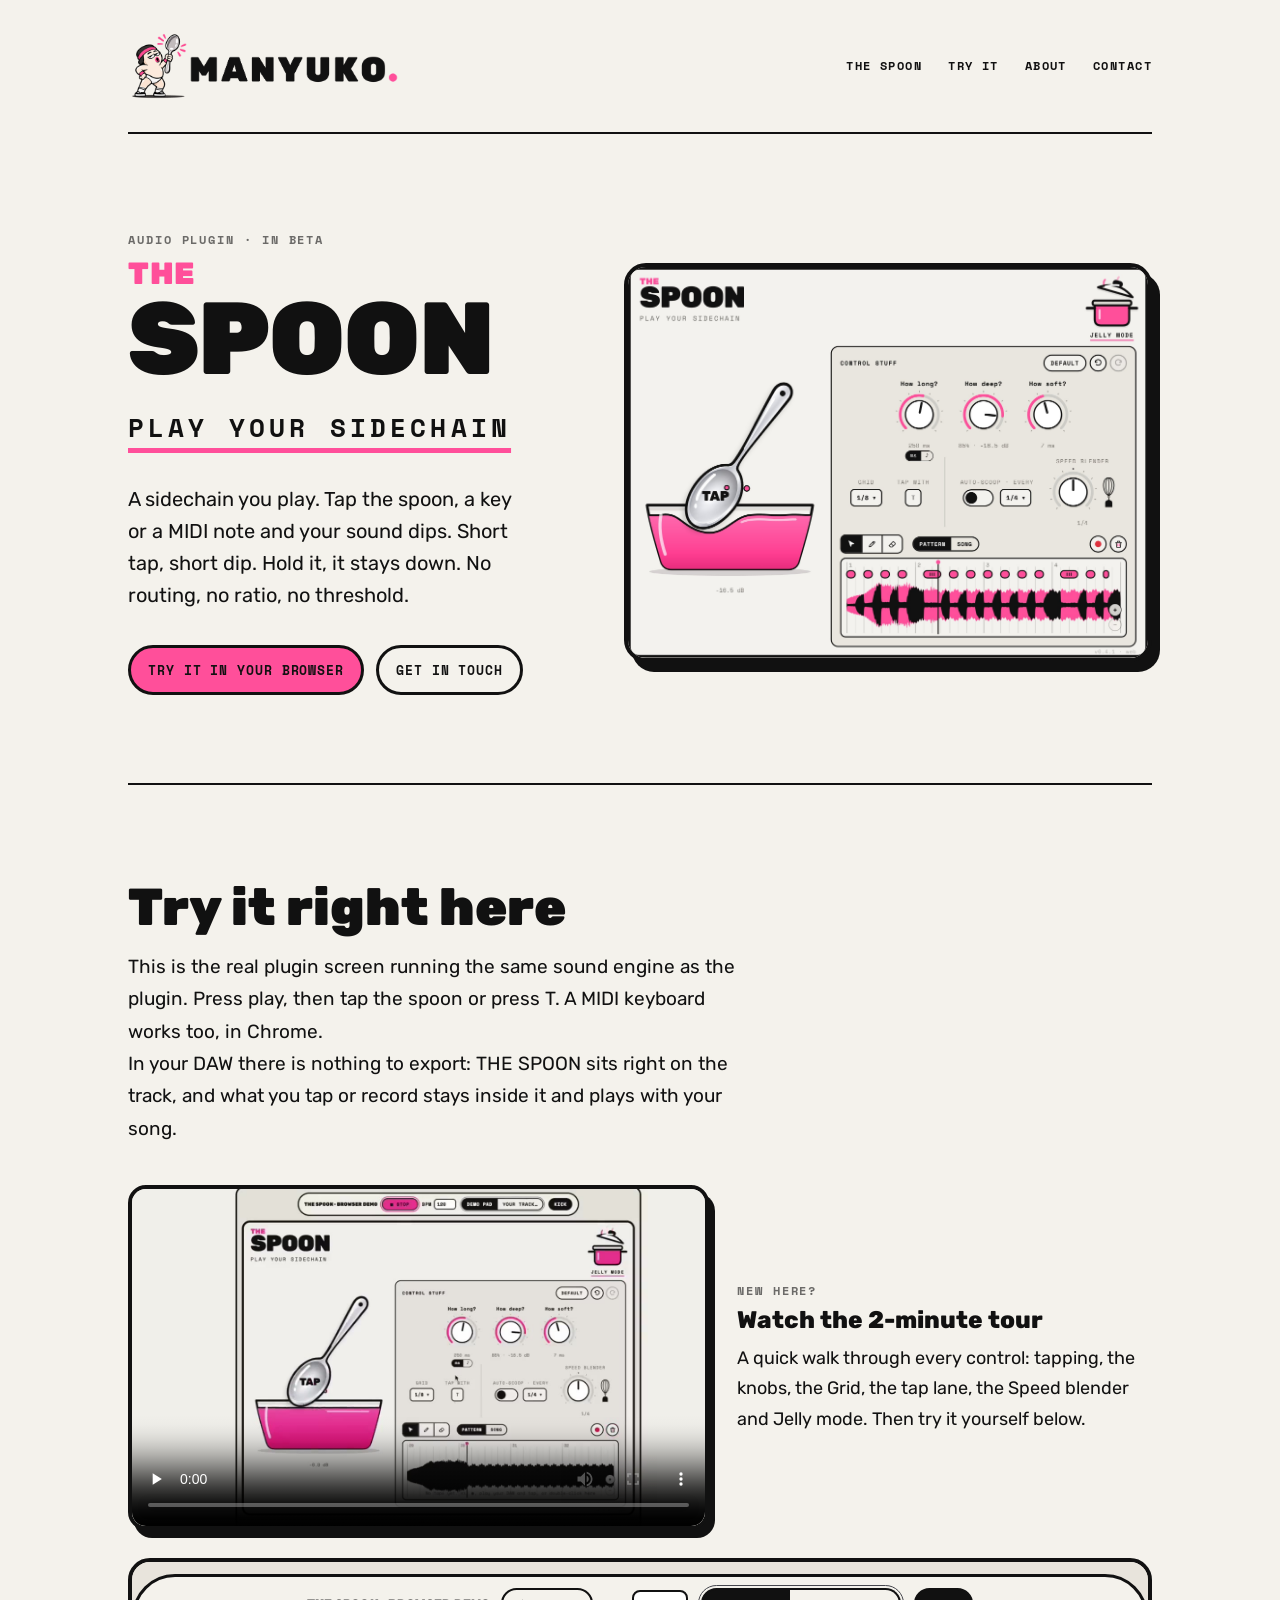
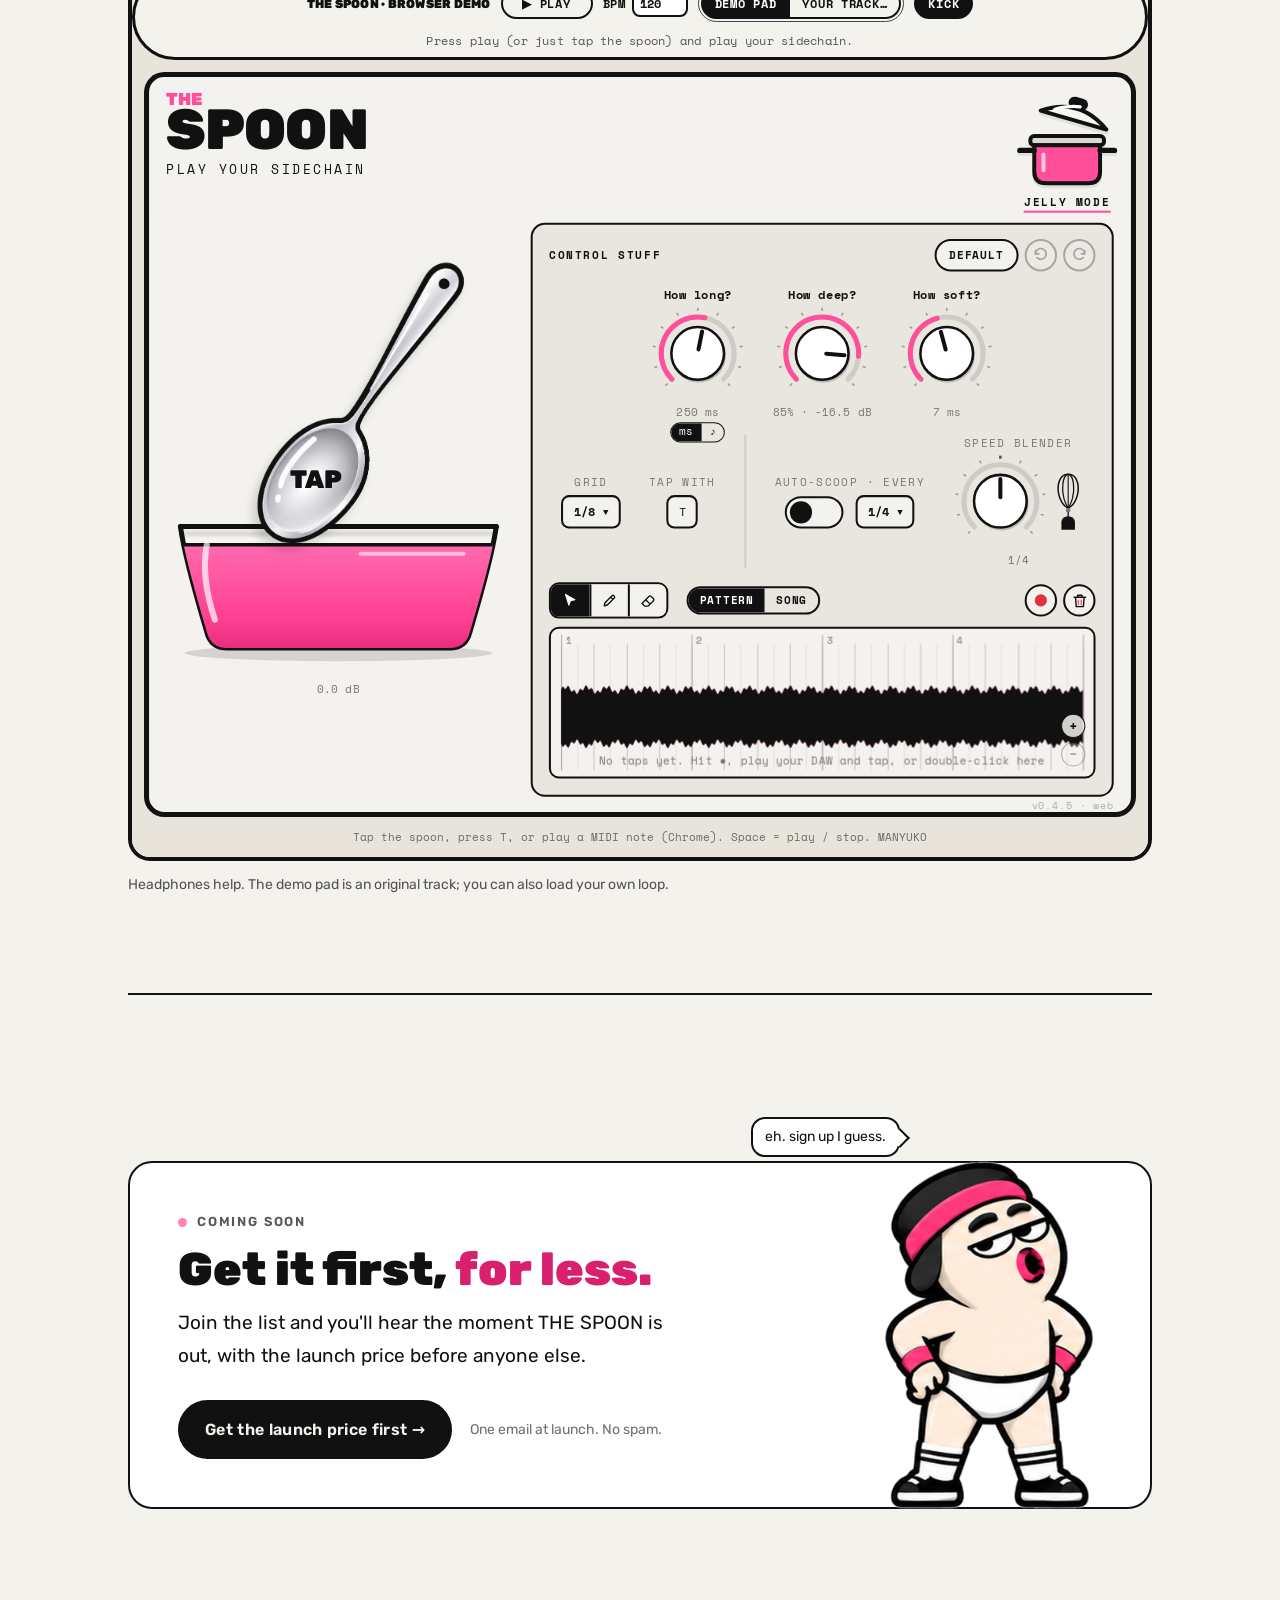
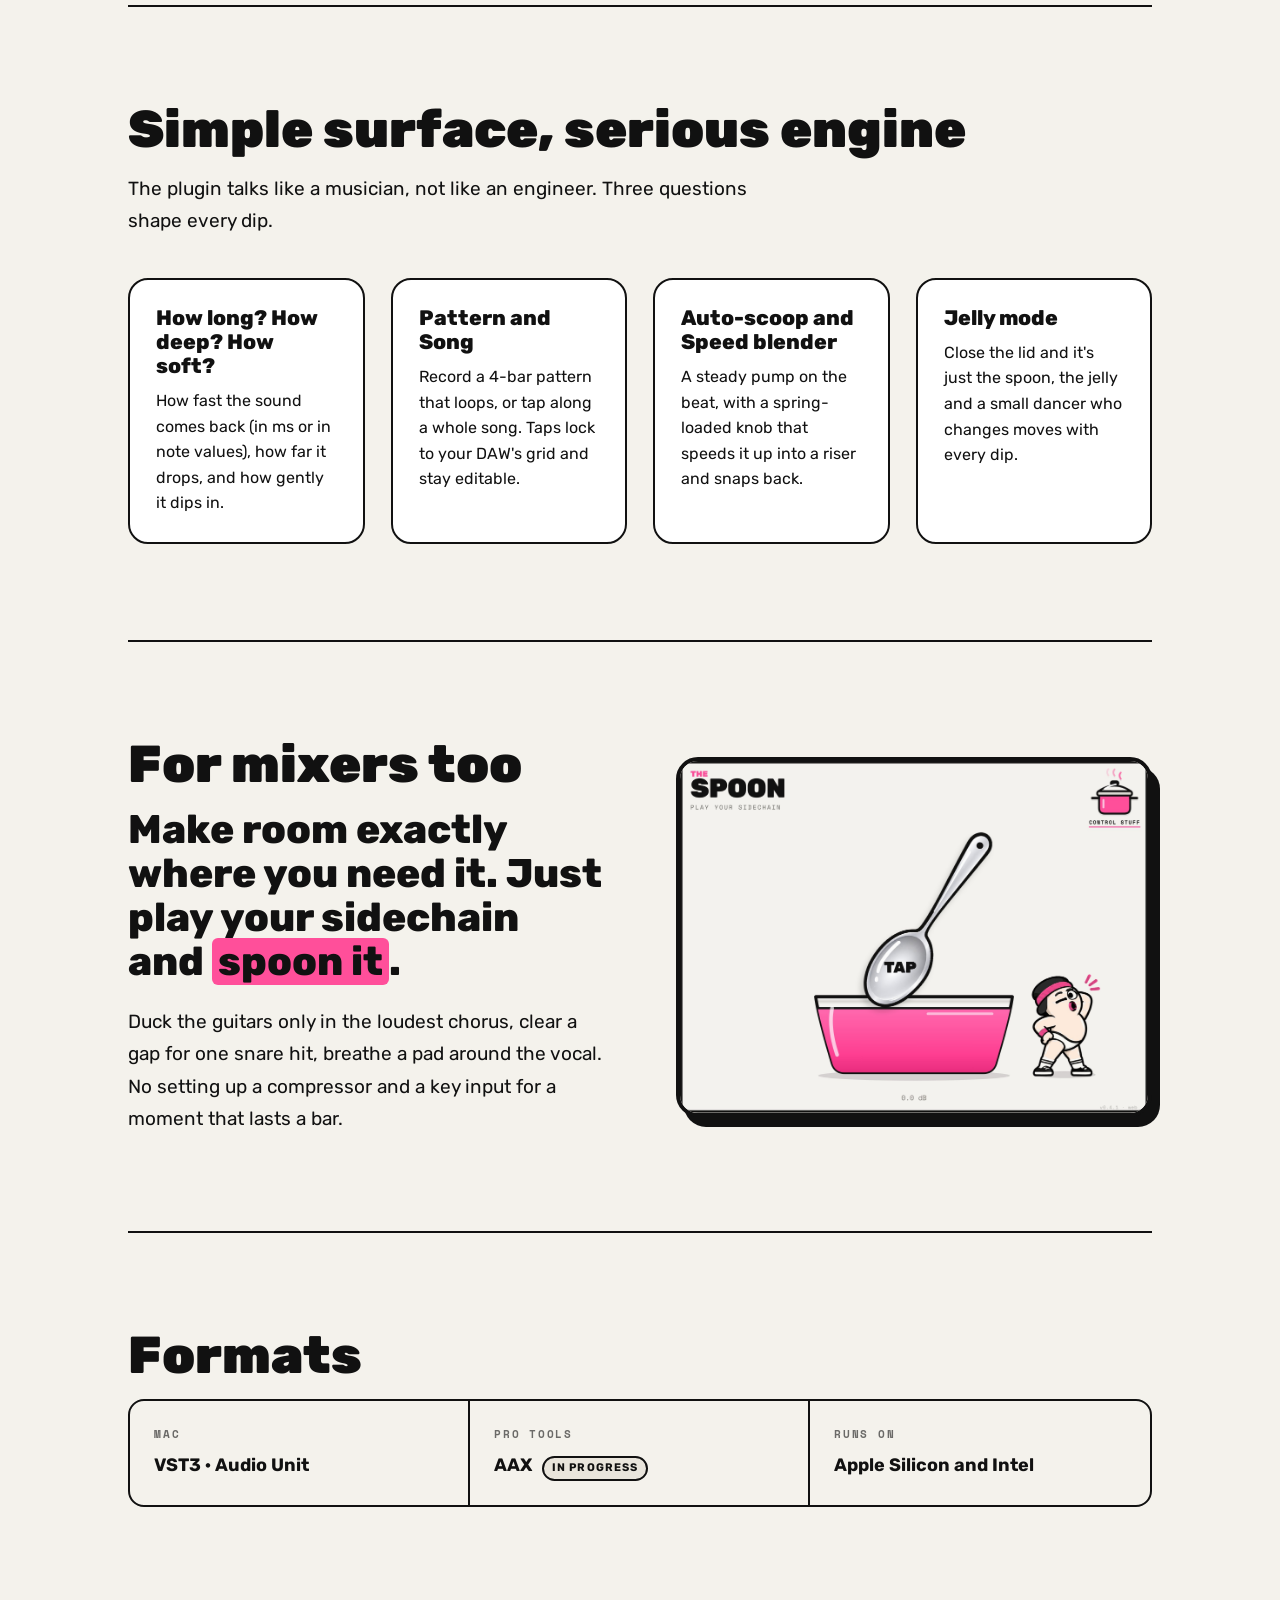
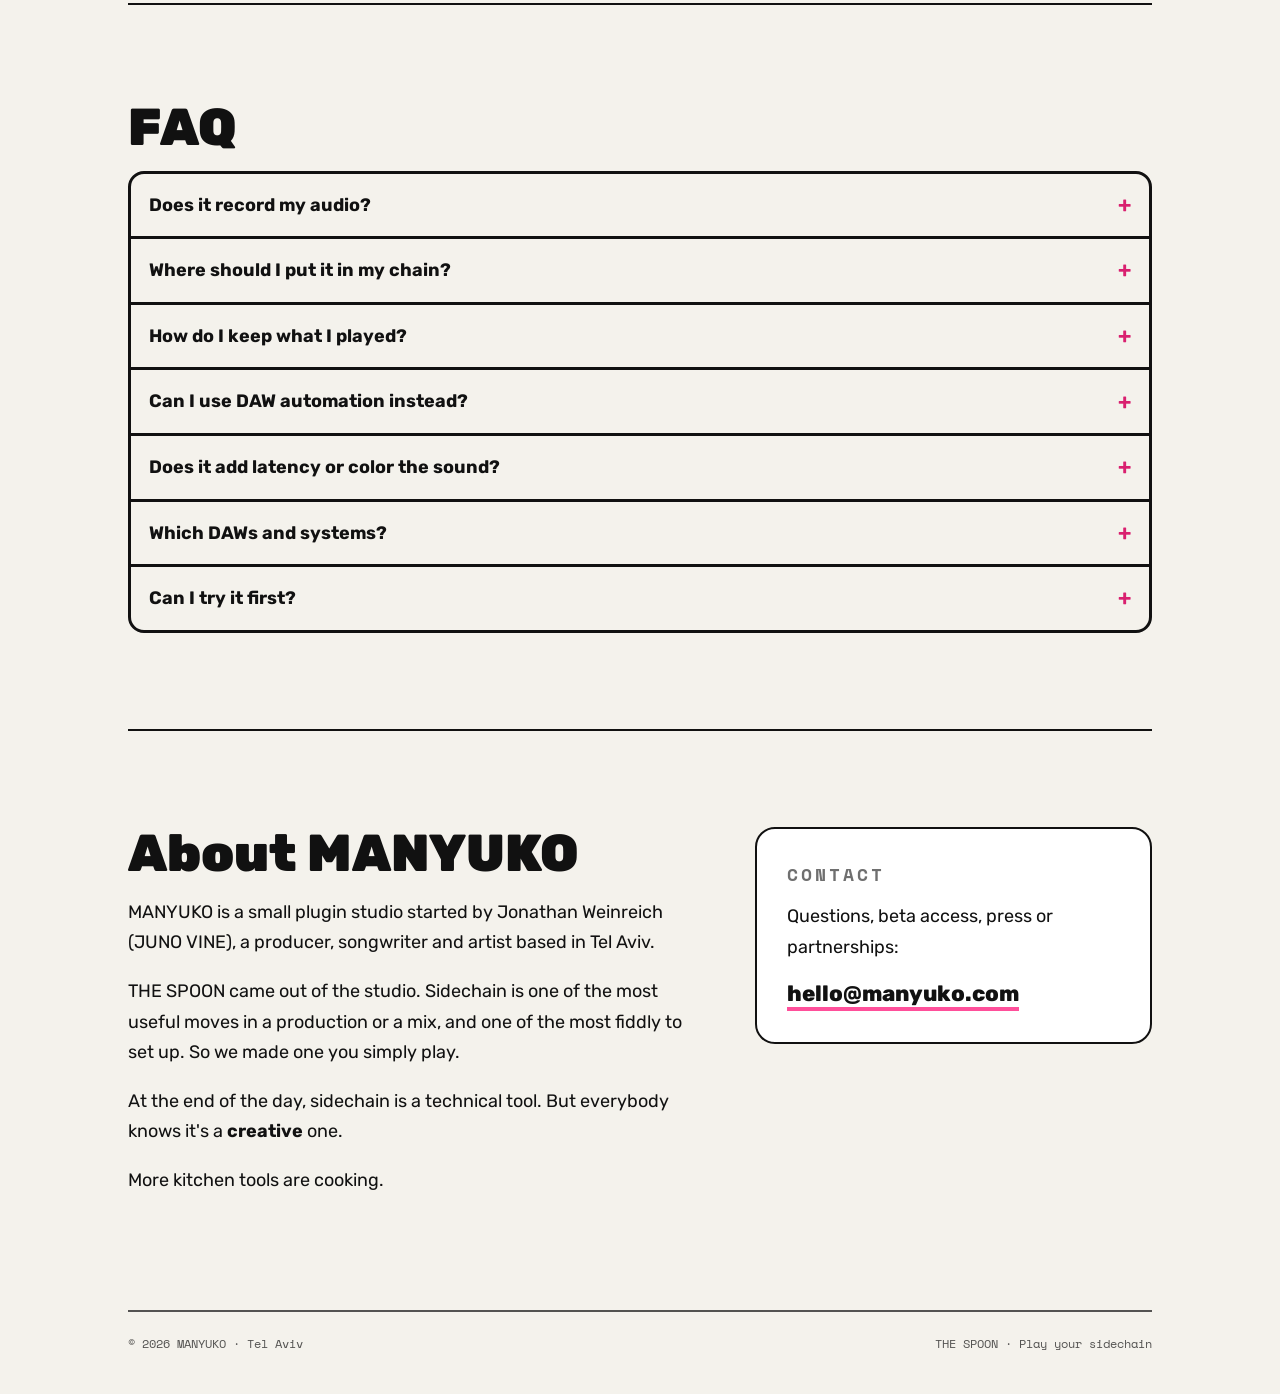
<file: index.html>
<!DOCTYPE html>
<html lang="en">
<head>
<meta charset="utf-8">
<meta name="viewport" content="width=device-width, initial-scale=1">
<title>MANYUKO · THE SPOON</title>
<meta name="description" content="THE SPOON by MANYUKO: a sidechain you play. Tap the spoon, a key or a MIDI note and your sound dips. VST3 and AU for Mac.">
<style>
:root{
  /* one visual world: the plugin's own kitchen. Paper, ink, jelly pink. */
  --paper:#f4f2ec;
  --paper-2:#e9e5dc;
  --ink:#111111;
  --soft:#6b675f;
  --jelly:#ff4f9a;
  --jelly-deep:#d9206f;
  --display:"Rubik","Arial Black",system-ui,sans-serif;
  --mono:"Space Mono",ui-monospace,Menlo,monospace;
  /* layout: a narrow column of text beside big product pictures, framed like the plugin window */
  color-scheme:light;
}
@font-face{font-family:"Rubik";src:url("fonts/Rubik-Variable.ttf") format("truetype");font-weight:300 900;font-display:swap}
@font-face{font-family:"Space Mono";src:url("fonts/SpaceMono-Regular.ttf") format("truetype");font-weight:400;font-display:swap}
@font-face{font-family:"Space Mono";src:url("fonts/SpaceMono-Bold.ttf") format("truetype");font-weight:700;font-display:swap}
*{box-sizing:border-box}
html{background:var(--paper)}
body{margin:0;background:var(--paper);color:var(--ink);font-family:var(--mono);font-size:15px;line-height:1.65}
a{color:inherit}
a:focus-visible,button:focus-visible{outline:3px solid var(--jelly);outline-offset:3px;border-radius:6px}
img{max-width:100%;height:auto;display:block}
.page{max-width:1120px;margin:0 auto;padding:0 20px}

header.top{display:flex;align-items:center;justify-content:space-between;gap:16px;padding:22px 0;border-bottom:3px solid var(--ink)}
.mark{font-family:var(--display);font-weight:900;font-size:26px;letter-spacing:.08em;text-decoration:none}
.mark span{color:var(--jelly)}
.mark{display:inline-flex;align-items:center;line-height:0}
.mark img{height:72px;width:auto;transform-origin:12% 90%;transition:transform .25s ease}
.mark:hover img{transform:rotate(-2deg) scale(1.03)}
@media (max-width:700px){.mark img{height:56px}}
nav{display:flex;gap:18px;flex-wrap:wrap;font-size:12px;font-weight:700;letter-spacing:.12em;text-transform:uppercase}
nav a{text-decoration:none}
nav a:hover{color:var(--jelly-deep)}

.hero{display:grid;grid-template-columns:minmax(0,5fr) minmax(0,7fr);gap:40px;align-items:center;padding:56px 0 40px}
.kicker{font-size:12px;font-weight:700;letter-spacing:.16em;text-transform:uppercase;color:var(--soft);margin:0 0 10px}
h1{font-family:var(--display);font-weight:900;font-size:clamp(54px,8vw,96px);line-height:.9;letter-spacing:-.01em;margin:0;text-wrap:balance}
h1 small{display:block;font-size:.3em;color:var(--jelly);letter-spacing:.02em;margin-bottom:.15em}
.tag{font-family:var(--mono);font-weight:700;font-size:clamp(19px,2.3vw,26px);letter-spacing:.16em;text-transform:uppercase;margin:16px 0 22px;color:var(--ink)}
.tag span{text-decoration:underline;text-decoration-color:var(--jelly);text-decoration-thickness:.2em;text-underline-offset:.42em;text-decoration-skip-ink:none}
.lede{font-size:17px;max-width:34ch;margin:0 0 26px}
.ctas{display:flex;gap:12px;flex-wrap:wrap}
.btn{display:inline-flex;align-items:center;gap:8px;font-family:var(--mono);font-weight:700;font-size:13px;letter-spacing:.1em;text-transform:uppercase;text-decoration:none;border:3px solid var(--ink);border-radius:999px;padding:11px 20px;background:transparent;color:var(--ink)}
.btn.main{background:var(--jelly)}
.btn:hover{transform:translateY(-1px)}
.shot{border-radius:22px;overflow:hidden;border:4px solid var(--ink);box-shadow:8px 10px 0 var(--ink);background:var(--paper)}

section{padding:48px 0;border-top:3px solid var(--ink)}
h2{font-family:var(--display);font-weight:900;font-size:clamp(30px,4vw,44px);line-height:1;margin:0 0 14px;text-wrap:balance}
.sub{color:var(--soft);max-width:60ch;margin:0 0 26px}

.demo-frame{border:4px solid var(--ink);border-radius:22px;overflow:hidden;background:var(--paper-2)}
.demo-frame iframe{display:block;width:100%;height:860px;border:0}
.demo-note{font-size:12px;color:var(--soft);margin:12px 0 0}
.tour{display:grid;grid-template-columns:minmax(0,7fr) minmax(0,5fr);gap:28px;align-items:center;margin:0 0 28px}
.tour video{display:block;width:100%;height:auto;border:4px solid var(--ink);border-radius:18px;box-shadow:6px 8px 0 var(--ink);background:var(--paper-2)}
.tour .kicker{margin-bottom:6px}
.tour p{margin:0}
@media (max-width:820px){.tour{grid-template-columns:1fr;gap:14px}}

.how{display:grid;grid-template-columns:repeat(4,minmax(0,1fr));gap:18px;margin:0;padding:0;list-style:none}
.how li{border:3px solid var(--ink);border-radius:16px;padding:18px;background:#fff}
.how b{display:block;font-family:var(--display);font-weight:800;font-size:19px;line-height:1.15;margin-bottom:8px}
.how p{margin:0;font-size:13.5px}

.split{display:grid;grid-template-columns:minmax(0,1fr) minmax(0,1fr);gap:40px;align-items:center}
.quote{font-family:var(--display);font-weight:800;font-size:clamp(26px,3.4vw,38px);line-height:1.1;margin:0 0 16px;text-wrap:balance}
.quote em{font-style:normal;background:var(--jelly);padding:0 .15em;border-radius:6px}

.specs{display:grid;grid-template-columns:repeat(3,minmax(0,1fr));gap:0;border:3px solid var(--ink);border-radius:16px;overflow:hidden;margin:0}
.specs div{padding:18px;border-right:3px solid var(--ink)}
.specs div:last-child{border-right:0}
.faq{border:3px solid var(--ink);border-radius:16px;overflow:hidden;margin:0}
.faq details{border-top:3px solid var(--ink)}
.faq details:first-child{border-top:0}
.faq summary{list-style:none;cursor:pointer;padding:16px 52px 16px 18px;font-weight:700;position:relative}
.faq summary::-webkit-details-marker{display:none}
.faq summary::after{content:"+";position:absolute;right:18px;top:50%;transform:translateY(-50%);font-family:var(--display);font-size:22px;line-height:1;color:var(--jelly-deep)}
.faq details[open] summary::after{content:"\2013"}
.faq details p{margin:0;padding:0 18px 18px;color:var(--soft);max-width:68ch}
.specs dt{font-size:11px;font-weight:700;letter-spacing:.16em;text-transform:uppercase;color:var(--soft);margin:0 0 6px}
.specs dd{margin:0;font-weight:700}
.pill{display:inline-block;font-size:11px;letter-spacing:.1em;text-transform:uppercase;border:2px solid var(--ink);border-radius:999px;padding:1px 8px;margin-left:6px;background:var(--paper-2)}

.about{display:grid;grid-template-columns:minmax(0,7fr) minmax(0,5fr);gap:40px}
.about p{max-width:60ch;margin:0 0 14px}
.contact{border:3px solid var(--ink);border-radius:16px;padding:22px;background:#fff;align-self:start}
.contact a.mail{font-family:var(--display);font-weight:800;font-size:22px;text-decoration:none;border-bottom:4px solid var(--jelly)}

footer{border-top:3px solid var(--ink);padding:22px 0 40px;font-size:12px;color:var(--soft);display:flex;justify-content:space-between;gap:12px;flex-wrap:wrap}

@media (max-width:860px){
  .hero,.split,.about{grid-template-columns:1fr}
  .how{grid-template-columns:repeat(2,minmax(0,1fr))}
  .specs{grid-template-columns:1fr}
  .specs div{border-right:0;border-bottom:3px solid var(--ink)}
  .specs div:last-child{border-bottom:0}
}
@media (max-width:460px){ .how{grid-template-columns:1fr} nav{gap:12px} }
.only-phone{display:none}
.phone-note{border:2px solid var(--ink);border-radius:20px;background:#fff;padding:22px;margin:0 0 22px}
.phone-note p{margin:0 0 12px;font-size:16.5px;line-height:1.55}
.phone-note .pn-title{font-weight:800;font-size:24px;line-height:1.15;margin-bottom:10px}
.pn-shot{margin:16px 0 0}
.pn-shot img{border:2px solid var(--ink);border-radius:12px}
.pn-shot figcaption{font-family:var(--mono);font-size:12px;letter-spacing:.06em;margin-top:8px;opacity:.7}
@media (max-width:700px){
  .only-phone{display:inline}
  div.only-phone{display:block}
  .only-desk{display:none}
  header.top{flex-direction:column;align-items:flex-start;gap:12px;padding:20px 0}
  nav{gap:16px;font-size:11px}
  .hero{padding:44px 0}
  section{padding:64px 0}
}
@media (prefers-reduced-motion:reduce){ .btn:hover{transform:none} }

/* PREVIEW: calmer, easier to read */
body{font-family:var(--display);font-weight:400;font-size:18px;line-height:1.7;color:var(--ink)}
.page{max-width:1080px;padding:0 28px}
header.top{padding:30px 0;border-bottom-width:2px}
nav{font-family:var(--mono);gap:26px}
.hero{gap:64px;padding:96px 0 88px}
.kicker{font-family:var(--mono);color:var(--ink);opacity:.6}
h1{font-size:clamp(60px,8vw,104px)}
.tag{margin:20px 0 34px}
.lede{font-size:20px;line-height:1.6;max-width:30ch;margin:0 0 34px;font-weight:400}
.btn{font-family:var(--mono)}
section{padding:96px 0;border-top-width:2px}
h2{font-size:clamp(34px,4.4vw,52px);margin:0 0 18px}
.sub{color:var(--ink);font-size:19px;max-width:52ch;margin:0 0 40px}
.how{gap:26px}
.how li{padding:26px;border-width:2px;border-radius:20px}
.how b{font-size:21px;margin-bottom:10px}
.how p{font-size:16px;line-height:1.6}
.split,.about{gap:72px}
.quote{font-size:clamp(28px,3.6vw,40px);margin-bottom:22px}
.specs{border-width:2px}
.specs div{padding:24px;border-right-width:2px}
.specs dt{font-family:var(--mono);color:var(--ink);opacity:.6}
.about p{font-size:18px;margin:0 0 18px}
.contact{padding:30px;border-width:2px;border-radius:20px}
.demo-note{color:var(--ink);opacity:.7;font-size:14px}
footer{font-family:var(--mono);color:var(--ink);opacity:.7;border-top-width:2px}
.hero{grid-template-columns:minmax(0,5.4fr) minmax(0,6.6fr)}
.btn{padding:11px 17px;letter-spacing:.07em}
@media (max-width:860px){.hero{grid-template-columns:1fr;padding:56px 0}}
.notify{position:relative;border:2px solid var(--ink);border-radius:24px;background:#fff;padding:48px 300px 48px 48px;margin-top:70px}
.notify .kicker{display:flex;align-items:center;gap:10px;font-family:var(--display);font-weight:600;letter-spacing:.14em;font-size:13px;opacity:.7;margin:0 0 14px}
.notify .kicker::before{content:"";width:9px;height:9px;border-radius:50%;background:var(--jelly)}
.notify h2{font-size:clamp(32px,3.8vw,46px);margin:0 0 14px}
.notify h2 em{font-style:normal;color:var(--jelly-deep)}
.notify p{margin:0 0 28px;font-size:19px;max-width:42ch}
.notify .row{display:flex;align-items:center;gap:18px;flex-wrap:wrap}
.notify .btn{font-family:var(--display);font-weight:600;letter-spacing:.02em;text-transform:none;font-size:16px;background:var(--ink);color:var(--paper);border-color:var(--ink);padding:13px 24px}
.notify .btn:hover{background:var(--jelly-deep);border-color:var(--jelly-deep)}
.notify small{font-family:var(--display);font-size:14px;opacity:.6}
.notify .mascot{position:absolute;right:56px;bottom:-2px;width:210px;margin:0;pointer-events:none}
.notify .mascot img{width:100%;height:auto}
.notify .meh{position:absolute;right:250px;top:-46px;font-family:var(--display);font-size:14px;background:#fff;border:2px solid var(--ink);border-radius:14px;padding:6px 12px;white-space:nowrap}
.notify .meh::after{content:"";position:absolute;right:-9px;bottom:10px;width:12px;height:12px;background:#fff;border-right:2px solid var(--ink);border-bottom:2px solid var(--ink);transform:rotate(-45deg)}
@media (max-width:860px){.notify{padding:36px 24px 350px;margin-top:40px}.notify .mascot{right:50%;transform:translateX(50%);width:170px}.notify .meh{right:50%;left:auto;top:auto;bottom:296px;transform:translateX(50%)}.notify .meh::after{right:auto;left:50%;bottom:-8px;transform:translateX(-50%) rotate(45deg)}}
</style>
</head>
<body>
<div class="page">
  <header class="top">
    <a class="mark" href="#" aria-label="MANYUKO home"><img src="img/manyuko-wordmark.png" width="757" height="200" alt="MANYUKO"></a>
    <nav aria-label="Sections"><a href="#spoon">The Spoon</a><a href="#demo">Try it</a><a href="#about">About</a><a href="#contact">Contact</a></nav>
  </header>

  <main>
    <div class="hero" id="spoon">
      <div>
        <p class="kicker">Audio plugin · in beta</p>
        <h1><small>THE</small>SPOON</h1>
        <p class="tag"><span>Play your sidechain</span></p>
        <p class="lede">A sidechain you play. Tap the spoon, a key or a MIDI note and your sound dips. Short tap, short dip. Hold it, it stays down. No routing, no ratio, no threshold.</p>
        <div class="ctas">
          <a class="btn main" href="#demo"><span class="only-desk">Try it in your browser</span><span class="only-phone">Try a taste</span></a>
          <a class="btn" href="#contact">Get in touch</a>
        </div>
      </div>
      <figure class="shot" style="margin:0"><img src="img/spoon-controls.jpg" width="2152" height="1618" alt="THE SPOON plugin window: a spoon dipping into a pink jelly bowl, with How long, How deep and How soft knobs and a lane of recorded taps"></figure>
    </div>

    <section id="demo" aria-labelledby="demo-h">
      <h2 id="demo-h">Try it right here</h2>
      <p class="sub only-desk">This is the real plugin screen running the same sound engine as the plugin. Press play, then tap the spoon or press T. A MIDI keyboard works too, in Chrome.<br>In your DAW there is nothing to export: THE SPOON sits right on the track, and what you tap or record stays inside it and plays with your song.</p>
      <div class="phone-note only-phone">
        <p class="kicker">You're on a phone</p>
        <p class="pn-title">This is just a taste.</p>
        <p>THE SPOON is a plugin for your music software on a Mac (VST3 and AU). Below you can tap the jelly and hear the sound dip.</p>
        <p><strong>The full demo, with every control, runs right in your browser on a computer.</strong> Open manyuko.com on your Mac or PC to try the real thing.</p>
        <figure class="pn-shot"><img src="img/spoon-controls.jpg" width="2152" height="1618" alt="The full plugin screen with all its controls" loading="lazy"><figcaption>The full plugin, on a computer</figcaption></figure>
      </div>
      <div class="tour">
        <video src="video/spoon-walkthrough.mp4" poster="video/spoon-walkthrough.jpg" controls playsinline preload="none" width="1280" height="754"></video>
        <div>
          <p class="kicker">New here?</p>
          <p class="pn-title" style="font-family:var(--display);font-weight:800;font-size:24px;line-height:1.15;margin-bottom:8px">Watch the 2-minute tour</p>
          <p>A quick walk through every control: tapping, the knobs, the Grid, the tap lane, the Speed blender and Jelly mode. Then try it yourself below.</p>
        </div>
      </div>
      <div class="demo-frame"><iframe id="demoFrame" src="about:blank" title="THE SPOON browser demo" allow="autoplay; midi" loading="lazy"></iframe></div>
      <p class="demo-note"><span class="only-desk">Headphones help. The demo pad is an original track; you can also load your own loop.</span><span class="only-phone">Headphones help. Silent mode on? Turn it off to hear it.</span></p>
    </section>


    <section id="notify" aria-labelledby="notify-h">
      <div class="notify">
        <p class="kicker">Coming soon</p>
        <h2 id="notify-h">Get it first, <em>for less.</em></h2>
        <p>Join the list and you'll hear the moment THE SPOON is out, with the launch price before anyone else.</p>
        <div class="row">
          <a class="btn" href="https://manyuko.moonbase.sh/subscribe" target="_blank" rel="noopener">Get the launch price first &rarr;</a>
          <small>One email at launch. No spam.</small>
        </div>
        <span class="meh" aria-hidden="true">eh. sign up I guess.</span>
        <figure class="mascot"><img src="img/manyuko-bored.png" width="520" height="863" alt="" loading="lazy"></figure>
      </div>
    </section>

    <section aria-labelledby="how-h">
      <h2 id="how-h">Simple surface, serious engine</h2>
      <p class="sub">The plugin talks like a musician, not like an engineer. Three questions shape every dip.</p>
      <ul class="how">
        <li><b>How long? How deep? How soft?</b><p>How fast the sound comes back (in ms or in note values), how far it drops, and how gently it dips in.</p></li>
        <li><b>Pattern and Song</b><p>Record a 4-bar pattern that loops, or tap along a whole song. Taps lock to your DAW's grid and stay editable.</p></li>
        <li><b>Auto-scoop and Speed blender</b><p>A steady pump on the beat, with a spring-loaded knob that speeds it up into a riser and snaps back.</p></li>
        <li><b>Jelly mode</b><p>Close the lid and it's just the spoon, the jelly and a small dancer who changes moves with every dip.</p></li>
      </ul>
    </section>

    <section aria-labelledby="mix-h">
      <div class="split">
        <div>
          <h2 id="mix-h">For mixers too</h2>
          <p class="quote">Make room exactly where you need it. Just play your sidechain and <em>spoon it</em>.</p>
          <p class="sub" style="margin:0">Duck the guitars only in the loudest chorus, clear a gap for one snare hit, breathe a pad around the vocal. No setting up a compressor and a key input for a moment that lasts a bar.</p>
        </div>
        <figure class="shot" style="margin:0"><img src="img/spoon-jelly-pink.jpg" width="2152" height="1618" alt="Jelly mode: the spoon dips into the jelly while a cartoon dancer in a headband strikes a pose" loading="lazy"></figure>
      </div>
    </section>

    <section aria-labelledby="specs-h">
      <h2 id="specs-h">Formats</h2>
      <dl class="specs">
        <div><dt>Mac</dt><dd>VST3 · Audio Unit</dd></div>
        <div><dt>Pro Tools</dt><dd>AAX <span class="pill">in progress</span></dd></div>
        <div><dt>Runs on</dt><dd>Apple Silicon and Intel</dd></div>
      </dl>
    </section>

    <section id="faq" aria-labelledby="faq-h">
      <h2 id="faq-h">FAQ</h2>
      <div class="faq">
        <details><summary>Does it record my audio?</summary><p>No. THE SPOON works live on whatever comes into it and only remembers your taps. Change anything before it and you hear the change right away.</p></details>
        <details><summary>Where should I put it in my chain?</summary><p>Usually last. Everything before it dips; anything after it (a reverb, a delay, a distortion) won't follow the dip the same way.</p></details>
        <details><summary>How do I keep what I played?</summary><p>Hit Rec and tap. Your taps are saved inside the plugin with your project, lock to your DAW's grid and stay editable.</p></details>
        <details><summary>Can I use DAW automation instead?</summary><p>Yes. Set your track to Write (or Touch / Latch) and just tap: every dip is recorded as automation. You can also draw the "Spoon" parameter by hand.</p></details>
        <details><summary>Does it add latency or color the sound?</summary><p>No. Zero added latency, and it only changes volume. When it's not dipping, your sound passes through untouched.</p></details>
        <details><summary>Which DAWs and systems?</summary><p>Any Mac DAW that runs VST3 or Audio Unit: Ableton Live, Logic Pro, Cubase, Reaper, Bitwig and more. Apple Silicon and Intel. AAX for Pro Tools is in progress. No Windows version yet.</p></details>
        <details><summary>Can I try it first?</summary><p>Yes, right here: the demo above runs the same engine as the plugin.</p></details>
      </div>
    </section>

    <section id="about" aria-labelledby="about-h">
      <div class="about">
        <div>
          <h2 id="about-h">About MANYUKO</h2>
          <p>MANYUKO is a small plugin studio started by Jonathan Weinreich (JUNO VINE), a producer, songwriter and artist based in Tel Aviv.</p>
          <p>THE SPOON came out of the studio. Sidechain is one of the most useful moves in a production or a mix, and one of the most fiddly to set up. So we made one you simply play.</p>
          <p>At the end of the day, sidechain is a technical tool. But everybody knows it's a <strong>creative</strong> one.</p>
          <p>More kitchen tools are cooking.</p>
        </div>
        <div class="contact" id="contact">
          <p class="kicker" style="margin-bottom:12px">Contact</p>
          <p style="margin:0 0 12px">Questions, beta access, press or partnerships:</p>
          <a class="mail" href="mailto:hello@manyuko.com">hello@manyuko.com</a>
        </div>
      </div>
    </section>
  </main>

  <footer><span>© 2026 MANYUKO · Tel Aviv</span><span>THE SPOON · Play your sidechain</span></footer>
</div>
<script>
// keep the demo frame as tall as the plugin needs at this width
(function(){
  const f=document.getElementById("demoFrame");
  const phone=window.matchMedia("(max-width: 700px)").matches;
  f.src = phone ? "demo/index.html?mobile=1" : "demo/index.html";
  function size(){
    const w=f.clientWidth;
    if(phone){ const s=Math.max(0.3,(w-8)/640); f.style.height=Math.round(580*s+96)+"px"; }
    else { const s=Math.max(0.3,Math.min(1.25,(w-24)/980)); f.style.height=Math.round(736*s+150)+"px"; }
  }
  size(); window.addEventListener("resize",size);
})();
</script>
</body>
</html>
</file>
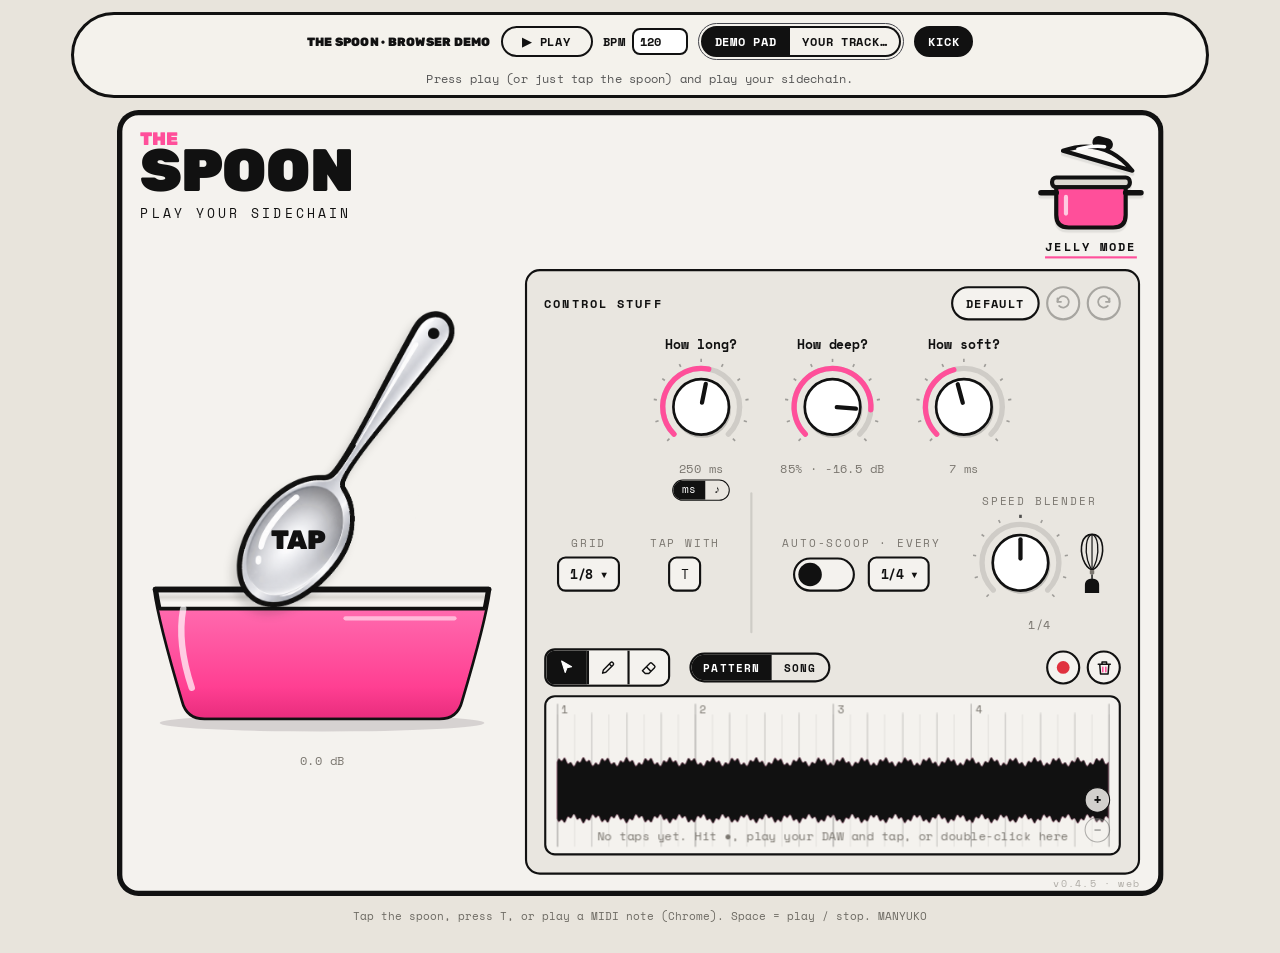
<file: demo/index.html>
<!DOCTYPE html>
<html lang="en">
<head>
<meta charset="utf-8">
<meta name="viewport" content="width=device-width, initial-scale=1">
<title>THE SPOON</title>
<style>
@font-face{font-family:"Rubik";src:url("fonts/Rubik-Variable.ttf") format("truetype");font-weight:300 900}
@font-face{font-family:"Rubik Mono One";src:url("fonts/RubikMonoOne-Regular.ttf") format("truetype");font-weight:400}
@font-face{font-family:"Space Mono";src:url("fonts/SpaceMono-Regular.ttf") format("truetype");font-weight:400}
@font-face{font-family:"Space Mono";src:url("fonts/SpaceMono-Bold.ttf") format("truetype");font-weight:700}
</style>
<style>
:root{
  /* Clean print: off-white plate, black ink, hot pink as the only colour. Spoon left, settings drawer slides out beside it. Single theme by choice. */
  --desk:#1f2024;
  --paper:#f4f2ee;
  --paper-2:#e9e6e0;
  --ink:#111111;
  --soft:#7a766f;
  --pink:#ff4f9a;
  --pink-soft:#ffd3e5;
  --jelly:#ff4f9a;
  --rec:#e0313f;
  --logo:"Rubik Mono One", "Arial Black", sans-serif;
  --mono:"Space Mono", ui-monospace, Menlo, monospace;
  --heb:"Heebo", "Arial Hebrew", Arial, sans-serif;
  color-scheme: dark;
}
*{box-sizing:border-box}
html,body{height:100%;margin:0}
body{background:var(--ink);color:var(--paper);font-family:var(--mono);display:block;padding:0;overflow:hidden;user-select:none;-webkit-user-select:none}
.wrap{display:inline-block;transform-origin:0 0}
.daw,.notes,.hint{display:none!important}
.modesw{display:inline-flex;border:2px solid var(--ink);border-radius:999px;overflow:hidden;margin-left:10px}
.modesw button{font-family:var(--mono);font-weight:700;font-size:10.5px;letter-spacing:.06em;text-transform:uppercase;border:0;background:transparent;color:var(--ink);padding:4px 11px}
.modesw button.on{background:var(--ink);color:#fff}
.lanetools{display:flex;align-items:center}
.ver{position:absolute;right:22px;bottom:5px;font-style:normal;font-family:var(--mono);font-size:9.5px;letter-spacing:.08em;color:var(--soft);opacity:.55}
.plugin{position:relative}
button{font:inherit;color:inherit;cursor:pointer}
button:focus-visible,input:focus-visible,textarea:focus-visible,.knob:focus-visible,canvas:focus-visible{outline:2px solid var(--pink);outline-offset:2px}

/* fake DAW bar */
.daw{width:100%;max-width:560px;display:flex;flex-wrap:wrap;gap:8px;align-items:center;background:#18191d;border:1px solid #34353b;border-radius:12px;padding:10px 12px}
.daw .lbl{font-size:11px;color:#8d8a84;margin-right:4px}
.pill{font-family:var(--mono);font-size:12px;border:1px solid #45464d;background:transparent;border-radius:999px;padding:5px 12px}
.pill.on{background:var(--paper);color:var(--ink);border-color:var(--paper)}
#rec.on{background:var(--rec);border-color:var(--rec);color:#fff}
.field{font-size:12px;display:flex;align-items:center;gap:6px;border:1px solid #45464d;border-radius:999px;padding:3px 6px 3px 12px}
.field input{width:52px;font:inherit;border:0;background:#2c2d33;border-radius:999px;padding:3px 8px;color:var(--paper);font-variant-numeric:tabular-nums}
.seg{display:inline-flex;border:1px solid #45464d;border-radius:999px;padding:2px}
.seg button{font-family:var(--mono);font-size:12px;border:0;background:transparent;border-radius:999px;padding:4px 10px}
.seg button.on{background:var(--paper);color:var(--ink)}

/* plugin */
.plugin{width:980px;height:736px;background:var(--paper);color:var(--ink);border-radius:20px;padding:20px 22px 22px;box-shadow:0 0 0 5px var(--ink) inset;display:flex;flex-direction:column;gap:10px}
.plugin.open{}
.top{display:flex;justify-content:space-between;align-items:flex-start;gap:12px}
.logo{color:var(--ink);line-height:.9;margin:0}
.logo small{display:block;font-family:"Rubik",var(--logo);font-weight:900;font-size:17px;letter-spacing:.01em;color:var(--jelly);margin-bottom:-2px}
.logo span{display:block;font-family:"Rubik",var(--logo);font-weight:900;font-size:56px;letter-spacing:-.015em;line-height:.86}
.brand{display:flex;flex-direction:column;gap:6px;position:relative;z-index:2}
.tagline{margin:0;font-family:var(--mono);font-weight:400;font-size:12.5px;letter-spacing:.19em;text-transform:uppercase;color:var(--ink)}




.ctlbtn{display:flex;flex-direction:column;align-items:center;gap:2px;background:transparent;border:0;padding:0;margin:4px -6px 0 0;color:var(--ink);font-family:var(--mono);font-weight:700;font-size:11px;letter-spacing:.14em;text-transform:uppercase}
.cknob{display:block;filter:drop-shadow(0 3px 0 rgba(17,17,17,.08))}
.cknob svg{display:block;overflow:visible}
.lid{transform-origin:62px 30px;transform-box:view-box;transition:transform .3s cubic-bezier(.3,1.6,.5,1);animation:lidjig 6s ease-in-out 1.5s infinite}
@keyframes lidjig{0%,86%,100%{transform:none}88%{transform:translateY(-3px) rotate(-3deg)}90%{transform:none}92%{transform:translateY(-2px) rotate(2deg)}94%{transform:none}}
.steam path{opacity:0;animation:steam 3s ease-out infinite}
.steam path:nth-child(2){animation-delay:.6s}.steam path:nth-child(3){animation-delay:1.2s}
@keyframes steam{0%{opacity:0;transform:translateY(6px)}30%{opacity:.9}100%{opacity:0;transform:translateY(-8px)}}
.ctlbtn:hover .lid{animation:none;transform:translateY(-4px) rotate(-6deg)}
.ctlbtn:active .lid{transform:translateY(-1px)}
.plugin.open .lid{animation:none;transform:translate(4px,-6px) rotate(16deg)}
.plugin.open .steam path{animation-duration:1.6s}
.ctxt{border-bottom:2px solid var(--pink);padding-bottom:1px}
.body{display:grid;grid-template-columns:340px 1fr;gap:20px;align-items:start;flex:1}
.spooncol{transition:transform .5s cubic-bezier(.45,0,.2,1)}
.plugin:not(.open) .spooncol{transform:translate(var(--home-dx,290px),var(--home-dy,40px)) scale(1.32)}
.drawer{transition:opacity .4s ease .08s, transform .5s cubic-bezier(.45,0,.2,1), visibility 0s linear 0s}
.plugin:not(.open) .drawer{opacity:0;transform:translateX(60px);pointer-events:none;visibility:hidden;transition:opacity .25s ease, transform .4s cubic-bezier(.45,0,.2,1), visibility 0s linear .4s}

.spooncol{display:flex;flex-direction:column;align-items:center;gap:8px;position:relative;z-index:1}
.spoonwrap{position:relative;width:340px;height:440px}
.spoonwrap svg{position:absolute;inset:0;overflow:visible}
.dancer{position:absolute;left:318px;top:250px;width:184px;height:184px;pointer-events:none;isolation:isolate;transition:opacity .35s ease .3s,visibility 0s linear 0s}
.plugin.open .dancer{opacity:0;visibility:hidden;transition:opacity .15s ease,visibility 0s linear .15s}
.dancer::before{content:"";position:absolute;left:24%;right:24%;bottom:2.5%;height:6%;border-radius:50%;background:rgba(80,60,80,.18);z-index:-1}
.dz{position:absolute;inset:0;background-repeat:no-repeat;background-size:800% 100%;background-position:0% 0}
.dz.base{background-image:url(dancer.png)}
.dz.tint{background-color:var(--jelly);-webkit-mask-image:url(dancer-mask.png);mask-image:url(dancer-mask.png);-webkit-mask-size:800% 100%;mask-size:800% 100%;-webkit-mask-repeat:no-repeat;mask-repeat:no-repeat;-webkit-mask-position:0% 0;mask-position:0% 0;mix-blend-mode:multiply}
#tap{position:absolute;left:104px;top:190px;width:84px;height:128px;transform:rotate(35deg);border-radius:46% 46% 50% 50%;border:0;background:transparent;touch-action:none;-webkit-tap-highlight-color:transparent;user-select:none;-webkit-user-select:none}
#tap:focus,#tap:focus-visible{outline:none}
.under{display:flex;gap:8px;align-items:center;min-height:24px;font-size:11px;color:var(--soft);font-variant-numeric:tabular-nums}
.badge{font-size:10.5px;font-weight:700;letter-spacing:.08em;background:var(--ink);color:var(--pink);border-radius:999px;padding:3px 9px}
.badge[hidden]{display:none}

/* drawer */
.drawer{background:var(--paper-2);border-radius:14px;padding:14px 16px 16px;display:flex;flex-direction:column;gap:14px;border:2px solid var(--ink)}

.tabs{display:flex;gap:6px}
.tab{font-family:var(--mono);font-weight:700;font-size:12px;letter-spacing:.08em;text-transform:uppercase;border:2px solid var(--ink);background:transparent;border-radius:999px;padding:5px 14px;display:inline-flex;align-items:center;gap:6px}
.tab[aria-selected="true"]{background:var(--ink);color:#fff}
.tab .dot{width:7px;height:7px;border-radius:50%;background:var(--pink);display:none}
.tab.autoon .dot{display:block}
.panel[hidden]{display:none}
.panel{display:flex;flex-direction:column;gap:14px}
.row{display:flex;flex-wrap:wrap;gap:12px 28px;align-items:center;justify-content:center}
.knobbox{display:flex;flex-direction:column;align-items:center;gap:4px}
.knob{width:92px;height:92px;touch-action:none;cursor:ns-resize;border-radius:50%}
.klabel{font-size:12px;font-weight:700;letter-spacing:.04em}
.kval{font-size:11px;color:var(--soft);font-variant-numeric:tabular-nums;min-height:1.2em}
.chip{font-family:var(--mono);font-size:12px;border:2px solid var(--ink);background:var(--paper);border-radius:8px;padding:6px 10px;display:inline-flex;align-items:center;gap:8px}
.chip b{font-weight:700}
.chip .caret{font-size:9px}
.chip.learning{background:var(--pink)}
.lbl2{font-size:10.5px;letter-spacing:.12em;text-transform:uppercase;color:var(--soft)}
.ctlgroup{display:flex;flex-direction:column;align-items:center;gap:5px}

.lanewrap{position:relative}
#tl{width:100%;height:150px;display:block;border-radius:10px;background:var(--paper);border:2px solid var(--ink);touch-action:none}
.lanewrap{display:flex;flex-direction:column;gap:8px;position:relative}
.tools{display:inline-flex;border:2px solid var(--ink);border-radius:10px;overflow:hidden}
.tools button{width:38px;height:32px;display:grid;place-items:center;border:0;background:var(--paper);padding:0}
.tools button+button{border-left:2px solid var(--ink)}
.tools button[aria-pressed="true"]{background:var(--ink);color:#fff}
.tools button[aria-pressed="true"] svg .pk{fill:var(--pink)}
.zoomov{position:absolute;right:10px;display:flex;flex-direction:column;gap:4px;z-index:4}
.zoomov button{width:24px;height:24px;border-radius:50%;border:1.5px solid var(--ink);background:rgba(244,242,238,.85);font-family:var(--mono);font-size:14px;font-weight:700;line-height:1;display:grid;place-items:center;padding:0}
.zoomov button:hover{background:#fff}
.zoomov button:disabled{opacity:.3;cursor:default}
.zoomov button[hidden]{display:none}
.zoom{display:inline-flex;border:1.5px solid var(--ink);border-radius:8px;overflow:hidden}
.zoom button{font-family:var(--mono);font-size:12px;font-weight:700;border:0;background:var(--paper);padding:4px 9px}
.zoom button+button{border-left:1.5px solid var(--ink)}
.zoom button:hover{background:#fff}
.zoom button:disabled{opacity:.35;cursor:default}
.hscroll{height:10px;border-radius:999px;background:rgba(17,17,17,.08);position:relative;touch-action:none}
.hscroll[hidden]{display:none}
.hscroll i{position:absolute;top:0;bottom:0;border-radius:999px;background:var(--ink);cursor:grab;display:block}
.selbar{position:absolute;display:flex;align-items:center;gap:4px;background:var(--paper);border:2px solid var(--ink);border-radius:10px;padding:4px 5px 4px 10px;box-shadow:3px 3px 0 var(--pink);font-size:11px;z-index:5;white-space:nowrap}
.selbar[hidden]{display:none}
.selbar span{color:var(--soft);margin-right:4px}
.selbar button{font-family:var(--mono);font-size:11.5px;border:1.5px solid var(--ink);background:transparent;border-radius:6px;padding:3px 7px}
.selbar button:hover{background:#fff}
.selbar button.on{background:var(--ink);color:#fff}
.selbar .del{border-color:var(--rec);color:var(--rec);margin-left:4px}
.lanehead{display:flex;justify-content:space-between;align-items:center}
.laneicons{display:flex;gap:6px}
.lanetools{display:flex;align-items:center;gap:8px}
.lanetools .lbl2{font-size:10px}
.chip.sm{padding:3px 8px;font-size:11px;border-width:1.5px}
.iconbtn{width:32px;height:32px;border-radius:50%;border:2px solid var(--ink);background:var(--paper);display:grid;place-items:center;padding:0}
.iconbtn:hover{background:#fff}
#recIcon i{width:12px;height:12px;border-radius:50%;background:var(--rec);display:block}
#recIcon.on{background:var(--rec);border-color:var(--rec)}
#recIcon.on i{background:#fff;animation:blink 1s steps(2) infinite}
@keyframes blink{50%{opacity:.2}}
.toast{position:absolute;left:10px;bottom:10px;font-size:11px;background:var(--ink);color:#fff;border-radius:999px;padding:4px 6px 4px 12px;display:flex;align-items:center;gap:8px}
.toast[hidden]{display:none}
.toast button{font:inherit;font-weight:700;background:var(--pink);color:var(--ink);border:0;border-radius:999px;padding:2px 10px}
.drawerhead{display:flex;justify-content:space-between;align-items:center}
.drawerhead .ttl{font-size:11px;font-weight:700;letter-spacing:.14em;text-transform:uppercase}
.hist{display:flex;gap:6px;align-items:center}
.txtbtn{font-family:var(--mono);font-size:11px;font-weight:700;letter-spacing:.08em;text-transform:uppercase;height:32px;border:2px solid var(--ink);background:var(--paper);border-radius:999px;padding:0 12px}
.txtbtn:hover{background:#fff}
.hist .iconbtn:disabled{opacity:.3;cursor:default}
.vsep{width:2px;align-self:stretch;background:rgba(17,17,17,.12);border-radius:2px}
.autobox{display:flex;align-items:center;gap:12px}
.hint{font-size:10.5px;color:var(--soft);text-align:center;margin:0;line-height:1.6}

/* auto */
.switch{display:inline-flex;align-items:center;gap:12px;border:0;background:transparent;padding:0}
.switch .track{width:58px;height:32px;border-radius:999px;border:2px solid var(--ink);background:var(--paper);position:relative;transition:background .15s}
.switch .knobdot{position:absolute;top:3px;left:3px;width:22px;height:22px;border-radius:50%;background:var(--ink);transition:left .15s}
.switch[aria-checked="true"] .track{background:var(--pink)}
.switch[aria-checked="true"] .knobdot{left:29px}
.switch .swlbl{font-weight:700;font-size:13px;letter-spacing:.1em}
.blendbox{display:flex;align-items:center;gap:10px}
.knobbox:has(.unitsw){position:relative}
.unitsw{position:absolute;left:50%;top:100%;transform:translate(-50%,2px);display:inline-flex;border:1.5px solid var(--ink);border-radius:999px;overflow:hidden}
.unitsw button{font-family:var(--mono);font-size:10.5px;border:0;background:transparent;padding:1px 8px;line-height:1.5}
.unitsw button.on{background:var(--ink);color:#fff}
.blendcol{gap:4px}
.blendcol.off{opacity:.45}
.blendrow{display:flex;align-items:center;gap:6px}
.whisk{display:block}
#whiskWires{transform-box:fill-box;transform-origin:50% 100%}
.blendhint{font-size:10.5px;font-weight:700;letter-spacing:.08em;text-transform:uppercase;color:var(--ink);background:var(--pink-soft);border-radius:999px;padding:1px 8px}
.blender{position:relative;width:46px;height:110px;border:2px solid var(--ink);border-radius:9px 9px 13px 13px;background:var(--paper);touch-action:none;cursor:grab;overflow:hidden}
.blender.off{opacity:.4}
.blender .bmid{position:absolute;left:5px;right:5px;top:50%;border-top:1.5px dashed rgba(17,17,17,.35)}
.blender .bfu{position:absolute;left:0;right:0;bottom:50%;height:0;background:var(--pink)}
.blender .bfd{position:absolute;left:0;right:0;top:50%;height:0;background:var(--pink-soft)}
.blender .bknob{position:absolute;left:4px;right:4px;height:24px;border-radius:7px;background:var(--ink);display:flex;align-items:center;justify-content:center;gap:3px}
.blender .bknob i{display:block;width:2px;height:10px;background:#fff;border-radius:1px}
.blendread{font-size:11px;color:var(--soft);font-variant-numeric:tabular-nums;min-width:44px;text-align:center}
.autonote{font-size:11.5px;color:var(--soft);text-align:center;margin:0;max-width:44ch;align-self:center;line-height:1.6}

/* popover */
.pop{position:fixed;z-index:20;transform-origin:top left;background:var(--paper);color:var(--ink);border:2px solid var(--ink);border-radius:10px;box-shadow:4px 4px 0 var(--pink);padding:8px;display:grid;grid-template-columns:repeat(6,auto);gap:6px}
.pop[hidden]{display:none}
.pop button{font-family:var(--mono);font-size:12px;border:1.5px solid var(--ink);background:transparent;border-radius:6px;padding:6px 8px;min-width:52px}
.pop button.on{background:var(--ink);color:#fff}
.pop .act{grid-column:1/-1;margin-top:4px;font-weight:700;background:var(--pink)!important;border:2px solid var(--ink)!important;padding:8px!important}
.pop .act:disabled{opacity:.35;cursor:default}
.pop .wide{grid-column:span 2}
.pop .sep{grid-column:1/-1;font-size:10px;letter-spacing:.12em;color:var(--soft);padding:2px 2px 0}

/* notes */
.notes{font-family:var(--heb);color:#d9d6cf;font-size:15px;line-height:1.65;max-width:65ch;display:flex;flex-direction:column;gap:14px}
.notes h2{font-size:16px;margin:0 0 4px;color:#fff;text-wrap:balance}
.notes ol{margin:0;padding-inline-start:1.3em;display:flex;flex-direction:column;gap:4px}
.notes kbd{font-family:var(--mono);font-size:12px;background:#3a3b41;border-radius:4px;padding:1px 5px;color:#fff}
.fb{display:flex;flex-direction:column;gap:8px}
.fb textarea{font-family:var(--heb);font-size:14px;min-height:96px;border-radius:10px;border:1px solid #45464d;background:#18191d;color:var(--paper);padding:10px;resize:vertical}
.fb .frow{display:flex;gap:10px;align-items:center}
.fb button{font-family:var(--heb);font-size:14px;font-weight:600;background:var(--pink);color:var(--ink);border:0;border-radius:999px;padding:7px 16px}
#copyMsg{font-size:13px;color:#bdb7aa}


@media (prefers-reduced-motion:reduce){ .plugin,.switch .track,.switch .knobdot{transition:none} #recIcon.on i{animation:none} }
</style>
<link rel="stylesheet" href="web.css">
<script src="host.js"></script>
</head>
<body>
<div id="wb-bar" role="group" aria-label="Demo player">
  <span class="wb-brand">THE SPOON · BROWSER DEMO</span>
  <button id="wb-play" type="button">&#9654; Play</button>
  <label for="wb-bpm">BPM <input id="wb-bpm" type="number" min="60" max="180" value="120"></label>
  <span class="seg" role="group" aria-label="Sound"><button id="wb-pad" type="button" class="on">Demo pad</button><button id="wb-own" type="button">Your track…</button></span>
  <input id="wb-file" type="file" accept="audio/*" hidden>
  <button id="wb-kick" type="button" class="on" aria-pressed="true">Kick</button>
  <div id="wb-status"></div>
</div>

<main class="wrap">
  <div class="daw" role="group" aria-label="DAW simulation">
    <span class="lbl">DAW (simulation)</span>
    <button id="play" class="pill" type="button">▶ Play</button>
    <button id="rec" class="pill" type="button">● Rec</button>
    <label class="field" for="bpm">BPM <input id="bpm" type="number" min="60" max="180" value="120"></label>
    <div class="seg" id="source" role="group" aria-label="Source">
      <button type="button" data-v="pad" class="on">Demo pad</button>
      <button type="button" data-v="file">Your loop…</button>
    </div>
    <input id="file" type="file" accept="audio/*" hidden>
    <button id="kick" class="pill on" type="button" aria-pressed="true">Kick</button>
  </div>

  <section class="plugin" id="plugin" aria-label="The Spoon prototype">
    <header class="top">
      <div class="brand"><h1 class="logo"><small>THE</small><span>SPOON</span></h1><p class="tagline">Play your sidechain</p></div>
      <button id="ctlBtn" class="ctlbtn" type="button" aria-expanded="false" aria-controls="drawer" title="Open the lid: all the controls">
        <span class="cknob"><svg viewBox="0 0 80 72" width="104" height="94" aria-hidden="true" style="overflow:visible"><g stroke="#111" stroke-width="3" stroke-linejoin="round" stroke-linecap="round">
          <g class="steam" fill="none" stroke="var(--jelly)" stroke-width="2.6"><path d="M30 11 q-4 -6 0 -10"/><path d="M40 9 q-4 -6 0 -10"/><path d="M50 11 q-4 -6 0 -10"/></g>
          <g class="lid"><path d="M14 30 Q40 12 66 30 Z" fill="#f7f5f1"/><rect x="34" y="14" width="12" height="6" rx="3" fill="#111"/><path d="M24 26 Q34 20 42 19" fill="none" stroke="#fff" stroke-width="2.5"/></g>
          <rect x="12" y="30" width="56" height="7" rx="3" fill="#dcd8d2"/>
          <path d="M15 37 h50 v20 q0 9 -9 9 h-32 q-9 0 -9 -9z" fill="var(--jelly)"/>
          <path d="M4 41 h11 M65 41 h11" stroke-width="4"/>
          <path d="M22 44 v12" stroke="#fff" stroke-width="3" opacity=".7"/></g></svg></span>
        <span class="ctxt">Control stuff</span>
      </button>
    </header>

    <div class="body">
      <div class="spooncol">
        <div class="spoonwrap" id="spoonwrap">
          <svg viewBox="0 0 340 440" width="340" height="440" aria-hidden="true">
            <defs>
              <clipPath id="bowlClip"><path d="M0 0 C42 0 66 44 66 104 C66 158 38 196 9 206 L-9 206 C-38 196 -66 158 -66 104 C-66 44 -42 0 0 0 Z" transform="translate(70 290) rotate(-145) scale(.68)"/></clipPath>
              <clipPath id="fillClip"><rect id="fillClipRect" x="0" y="296" width="340" height="0"/></clipPath>
              <linearGradient id="cream" x1="0" y1="0" x2="0" y2="1"><stop offset="0" stop-color="#ffffff"/><stop offset=".06" stop-color="#d9d6d2"/><stop offset=".1" stop-color="#f7f5f2"/><stop offset="1" stop-color="#e6e1da"/></linearGradient>
              <clipPath id="dishClip"><path d="M14 300 L326 300 Q322 330 300 404 Q296 420 280 420 L60 420 Q44 420 40 404 Q18 330 14 300 Z"/></clipPath>
              <linearGradient id="metal" x1="0" y1="0" x2="1" y2="0"><stop offset="0" stop-color="#e3e1dc"/><stop offset=".35" stop-color="#ffffff"/><stop offset=".7" stop-color="#e8e6e1"/><stop offset="1" stop-color="#cfccc6"/></linearGradient>
              <radialGradient id="dip" cx="60%" cy="40%" r="70%"><stop offset="0" stop-color="#ffffff"/><stop offset="1" stop-color="#dcd9d3"/></radialGradient>
              <linearGradient id="jelly" x1="0" y1="0" x2="0" y2="1"><stop id="jst0" offset="0" stop-color="#ff6aae"/><stop id="jst1" offset=".6" stop-color="#ff3f92"/><stop id="jst2" offset="1" stop-color="#d9206f"/></linearGradient>
            </defs>
            <!-- dish of pink pudding -->
            <ellipse cx="170" cy="425" rx="152" ry="8" fill="rgba(80,60,80,.18)"/>
            <path d="M14 300 L326 300 Q322 330 300 404 Q296 420 280 420 L60 420 Q44 420 40 404 Q18 330 14 300 Z" fill="url(#cream)" stroke="var(--ink)" stroke-width="5" stroke-linejoin="round"/>
            <g clip-path="url(#dishClip)">
              <path id="pudBody" d="" fill="url(#jelly)"/>
              <path id="pudShine" d="" fill="none" stroke="#fff" stroke-width="4" stroke-linecap="round" opacity=".55"/>
              <path id="pudSurf" d="" fill="none" stroke="var(--ink)" stroke-width="3.5" stroke-linejoin="round"/>
            </g>
            <path d="M14 300 L326 300" stroke="var(--ink)" stroke-width="5" stroke-linecap="round"/>
            <path d="M40 318 Q34 350 48 392" fill="none" stroke="#fff" stroke-width="6" stroke-linecap="round" opacity=".7"/>
            <!-- the spoon: dips by how much the sound is going down right now -->
            <g id="press">
              <image href="spoon.png" x="90" y="39" width="207" height="280" style="filter:drop-shadow(-5px 7px 4px rgba(17,17,17,.16))"/>
              <text x="148" y="262" text-anchor="middle" font-family="Rubik, Arial Black, sans-serif" font-weight="900" font-size="25" fill="var(--ink)">TAP</text>
            </g>
            
            <g id="drops"></g>
          </svg>
          <div class="dancer" id="dancer" aria-hidden="true"><div class="dz base" id="dzBase"></div><div class="dz tint" id="dzTint"></div></div>
          <button id="tap" type="button" aria-label="Tap to duck"></button>
        </div>
        <div class="under"><span id="gr">0.0 dB</span><span class="badge" id="autoBadge" hidden>AUTO 1/4</span></div>
      </div>

      <div class="drawer" id="drawer" hidden>
        <div class="drawerhead">
          <span class="ttl">Control stuff</span>
          <div class="hist">
            <button class="txtbtn" id="resetBtn" type="button" title="Back to the starting settings (keeps your taps)">Default</button>
            <button class="iconbtn" id="undoBtn" type="button" title="Undo (Cmd/Ctrl+Z)" aria-label="Undo" disabled>
              <svg width="16" height="16" viewBox="0 0 24 24" aria-hidden="true"><path d="M9 7H4v-5" fill="none" stroke="currentColor" stroke-width="2.5" stroke-linecap="round" stroke-linejoin="round" transform="translate(0 3)"/><path d="M4 10a8 8 0 1 1 2.3 5.7" fill="none" stroke="currentColor" stroke-width="2.5" stroke-linecap="round"/></svg>
            </button>
            <button class="iconbtn" id="redoBtn" type="button" title="Redo (Cmd/Ctrl+Shift+Z)" aria-label="Redo" disabled>
              <svg width="16" height="16" viewBox="0 0 24 24" aria-hidden="true" style="transform:scaleX(-1)"><path d="M9 7H4v-5" fill="none" stroke="currentColor" stroke-width="2.5" stroke-linecap="round" stroke-linejoin="round" transform="translate(0 3)"/><path d="M4 10a8 8 0 1 1 2.3 5.7" fill="none" stroke="currentColor" stroke-width="2.5" stroke-linecap="round"/></svg>
            </button>
          </div>
        </div>

        <div class="row">
          <div class="knobbox">
            <div class="klabel">How long?</div>
            <div class="knob" id="kRelease" tabindex="0" role="slider" aria-label="How long?"></div>
            <div class="kval" id="vRelease"></div>
            <div class="unitsw" id="relUnit" role="group" aria-label="How long in ms or notes"><button type="button" data-u="ms" class="on">ms</button><button type="button" data-u="note" title="Length in notes, follows the tempo">♪</button></div>
          </div>
          <div class="knobbox">
            <div class="klabel">How deep?</div>
            <div class="knob" id="kDepth" tabindex="0" role="slider" aria-label="How deep?"></div>
            <div class="kval" id="vDepth"></div>
          </div>
          <div class="knobbox">
            <div class="klabel">How soft?</div>
            <div class="knob" id="kSoft" tabindex="0" role="slider" aria-label="How soft?"></div>
            <div class="kval" id="vSoft"></div>
          </div>
        </div>

        <div class="row">
          <div class="ctlgroup">
            <span class="lbl2">Grid</span>
            <button class="chip" id="gridBtn" type="button" aria-haspopup="true"><b id="gridVal">1/8</b><span class="caret">▼</span></button>
          </div>
          <div class="ctlgroup">
            <span class="lbl2">Tap with</span>
            <button class="chip" id="learnBtn" type="button" title="Click, then hit a key or a pad"><span id="learnVal">T</span></button>
          </div>
          <div class="vsep" aria-hidden="true"></div>
          <div class="ctlgroup">
            <span class="lbl2">Auto-scoop · every</span>
            <div class="autobox">
              <button class="switch" id="autoSw" role="switch" aria-checked="false" aria-label="Auto-scoop" type="button"><span class="track"><span class="knobdot"></span></span></button>
              <button class="chip" id="rateBtn" type="button" aria-haspopup="true"><b id="rateVal">1/4</b><span class="caret">▼</span></button>
            </div>
          </div>
          <div class="ctlgroup blendcol" id="blendcol">
            <span class="lbl2">Speed blender</span>
            <div class="blendrow">
              <div class="knob" id="kBlend" tabindex="0" role="slider" aria-label="Speed blender" title="Drag up = faster, down = slower. Springs back when you let go."></div>
              <svg class="whisk" viewBox="0 0 36 72" width="30" height="60" aria-hidden="true">
                <g id="whiskWires">
                  <path d="M18 4 C6 4 4 20 8 32 C11 40 15 43 18 44 C21 43 25 40 28 32 C32 20 30 4 18 4 Z" fill="none" stroke="var(--ink)" stroke-width="1.8"/>
                  <path d="M18 4 C11 6 10 22 13 33 C15 39 17 43 18 44 C19 43 21 39 23 33 C26 22 25 6 18 4 Z" fill="none" stroke="var(--ink)" stroke-width="1.5"/>
                  <path d="M18 4 V44" stroke="var(--ink)" stroke-width="1.3"/>
                </g>
                <rect x="15.5" y="44" width="5" height="5" rx="1" fill="var(--soft)"/>
                <rect x="17.2" y="49" width="1.6" height="6" fill="var(--ink)"/>
                <path d="M10 70 V61 C10 56 13.5 54 18 54 C22.5 54 26 56 26 61 V70 Z" fill="var(--ink)"/>
              </svg>
            </div>
            <span class="blendread" id="blendRead">1/4</span>
          </div>
        </div>

        <div class="lanewrap">
          <div class="lanehead">
            <div class="lanetools">
              <div class="tools" role="group" aria-label="Edit tool">
                <button type="button" id="toolSel" aria-pressed="true" title="Select, move, stretch" aria-label="Select tool">
                  <svg width="16" height="16" viewBox="0 0 24 24" aria-hidden="true"><path d="M5 3l14 8-6.5 1.5L10 19z" fill="currentColor" stroke="currentColor" stroke-width="1.5" stroke-linejoin="round"/></svg>
                </button>
                <button type="button" id="toolPen" aria-pressed="false" title="Draw taps" aria-label="Pencil tool">
                  <svg width="16" height="16" viewBox="0 0 24 24" aria-hidden="true"><path class="pk" d="M4 20l1.2-4.6L15.5 5.1a2 2 0 0 1 2.8 0l.6.6a2 2 0 0 1 0 2.8L8.6 18.8z" fill="none" stroke="currentColor" stroke-width="2" stroke-linejoin="round"/><path d="M13.5 7l3.5 3.5" stroke="currentColor" stroke-width="2"/></svg>
                </button>
                <button type="button" id="toolErase" aria-pressed="false" title="Erase taps" aria-label="Eraser tool">
                  <svg width="16" height="16" viewBox="0 0 24 24" aria-hidden="true"><path class="pk" d="M3 16.5 13.5 6a2 2 0 0 1 2.8 0l3.7 3.7a2 2 0 0 1 0 2.8L12 20.5H7z" fill="none" stroke="currentColor" stroke-width="2" stroke-linejoin="round"/><path d="M8.5 11 15 17.5" stroke="currentColor" stroke-width="2"/></svg>
                </button>
              </div>
              <div class="modesw" id="modeSw" role="group" aria-label="Taps play as">
                <button type="button" data-m="pattern" class="on" title="A 4-bar loop that repeats all song">Pattern</button>
                <button type="button" data-m="song" title="Tap along the whole song: every tap stays where you played it">Song</button>
              </div>
            </div>
            <div class="laneicons">
              <button class="iconbtn" id="recIcon" type="button" aria-pressed="false" title="Record taps (R)" aria-label="Record taps"><i></i></button>
              <button class="iconbtn" id="eraseIcon" type="button" title="Clear all taps" aria-label="Clear all taps">
                <svg width="17" height="17" viewBox="0 0 24 24" aria-hidden="true"><path d="M4 7h16M9 7V4h6v3M6 7l1 13h10l1-13" fill="none" stroke="var(--ink)" stroke-width="2" stroke-linejoin="round" stroke-linecap="round"/><path d="M10 11v6M14 11v6" stroke="var(--pink)" stroke-width="2" stroke-linecap="round"/></svg>
              </button>
            </div>
          </div>
          <canvas id="tl" tabindex="0" aria-label="Your taps on the 4-bar loop: pink scoops are where the sound is dug out"></canvas>
          <div class="zoomov" role="group" aria-label="Zoom">
            <button type="button" id="zoomIn" title="Zoom in (Cmd/Ctrl + scroll)" aria-label="Zoom in">+</button>
            <button type="button" id="zoomOut" title="Zoom out" aria-label="Zoom out">−</button>
            <button type="button" id="zoomFit" title="Show all 4 bars" aria-label="Show all" hidden>
              <svg width="12" height="12" viewBox="0 0 24 24" aria-hidden="true"><path d="M4 9V4h5M20 9V4h-5M4 15v5h5M20 15v5h-5" fill="none" stroke="currentColor" stroke-width="2.6" stroke-linecap="round" stroke-linejoin="round"/></svg>
            </button>
          </div>
          <div class="hscroll" id="hscroll" hidden><i id="hthumb"></i></div>
          <div class="selbar" id="selbar" hidden>
            <span id="selCount">1 tap</span>
            <button type="button" data-len="2">1/2</button><button type="button" data-len="1">1/4</button><button type="button" data-len="0.5">1/8</button><button type="button" data-len="0.25">1/16</button><button type="button" data-len="0.125">1/32</button>
            <button type="button" class="del" id="selDel" title="Delete (Delete key)">Delete</button>
          </div>
        </div>
        <p class="hint">Zoom: Cmd/Ctrl + scroll or pinch, scroll to move · Arrow: click or box-select taps, drag to move, drag an edge to stretch, pick a length · Pencil: click or drag to draw · Eraser: click or sweep to delete</p>
      </div>
    </div>
  <i class="ver" id="ver"></i>
  </section>


  <aside class="notes" dir="rtl">
    <div>
      <h2>מה זה</h2>
      <p style="margin:0">אב-טיפוס של The Spoon: פלאגין שמנחית את הסאונד כשלוחצים, כמו sidechain שמנגנים ביד במקום להגדיר. בגרסה האמיתית הוא יושב על ערוץ ב-DAW. כאן הפס הכהה למעלה מדמה את ה-DAW.</p>
    </div>
    <div>
      <h2>איך לנסות</h2>
      <ol>
        <li>לוחצים <b>Play</b> (או <kbd>Enter</kbd>). יש פד דמו וקיק שלא מונחת, כדי לשמוע את הגריד.</li>
        <li>לוחצים על הכף או על <kbd>T</kbd>. טאפ קצר עושה בור קצר, והחזקה עושה בור ארוך. הכף צוללת לפודינג בכל פעם שהסאונד יורד, גם בהקלטה וגם ב-Auto-scoop.</li>
        <li><b>Control stuff</b> פותח את ההגדרות ליד הכף, כך שאפשר להמשיך לנגן ולשמוע כל שינוי. יש Undo/Redo לכל שינוי (גם <kbd>Cmd/Ctrl+Z</kbd>).</li>
        <li>במסלול: העיגול האדום מקליט (או <kbd>R</kbd>), והמחק מוחק הכל. רואים את הסאונד בשחור, ואת הבורות שנחפרו בו בוורוד. שלושה כלים מעל המסלול: <b>חץ</b> (קליק או גרירת מלבן לבחירה, גרירה להזזה, גרירת קצה למתיחה), <b>עיפרון</b> (קליק או גרירה מציירים טאפ) ו<b>מחק</b> (קליק או העברה מוחקים). כשבוחרים טאפים מופיע סרגל עם 1/2 עד 1/32, שמשנה את האורך שלהם בקליק אחד. הפח מנקה הכל.</li>
        <li><b>Grid</b> קובע לאן הטאפים נצמדים, גם כשמנגנים וגם כשעורכים במסלול (או Free). שינוי שלו לא מזיז טאפים שכבר הוקלטו. <b>Tap with</b>: לוחצים ואז מכים על מקש או על פד MIDI.</li>
        <li>שלוש שאלות: <b>How long?</b> (כמה זמן לוקח לחזור, במילישניות, או בתווים עם המתג ♪ שמתחת לנוב: אז החזרה היא פאמפ שמסתיים בדיוק בסוף התו), <b>How deep?</b> (כמה עמוק הבור), <b>How soft?</b> (כמה בעדינות נכנסים אליו).</li>
        <li><b>Auto-scoop</b>: הכף גורפת לבד כל רבע, שמינית וכו׳, ואפשר להוסיף טאפים מעל.</li>
        <li><b>Speed blender</b> (הנוב עם הקפיץ והמטרפה, ליד Auto-scoop): גוררים למעלה כדי להאיץ עד 1/64, כמו ריזר, או למטה כדי להאט. הקפיץ נמתח, וכשעוזבים הוא קופץ חזרה לקצב שבחרת.</li>
      </ol>
    </div>
    <div class="fb">
      <h2>הערות ליונתן</h2>
      <label for="fbText" style="font-size:14px;color:#bdb7aa">מה הרגיש טוב, מה הציק, מה חסר? כותבים כאן, מעתיקים ושולחים לו.</label>
      <textarea id="fbText" placeholder="למשל: ה-Release הארוך מרגיש…"></textarea>
      <div class="frow"><button id="copyFb" type="button">העתק הערות</button><span id="copyMsg" role="status"></span></div>
    </div>
  </aside>
</main>
<p class="wb-foot">Tap the spoon, press T, or play a MIDI note (Chrome). Space = play / stop. MANYUKO</p>

<div class="pop" id="pop" role="menu" hidden></div>


<script>
(function(){
"use strict";
let LOOP = 16; // Pattern: 4 bars (from the DAW). Song: grows with the song.
const TRIP=[["1/4T",2/3],["1/8T",1/3],["1/16T",1/6],["1/32T",1/12]], DOT=[["1/4D",1.5],["1/8D",0.75],["1/16D",0.375]];
const GRIDS = [["Free",0],["1/2",2],["1/4",1],["1/8",0.5],["1/16",0.25],["1/32",0.125],["1/64",0.0625],...TRIP,...DOT];
const RATES = [["1/2",2],["1/4",1],["1/8",0.5],["1/16",0.25],["1/32",0.125],["1/64",0.0625],...TRIP,["1/2D",3],...DOT];
const S = { relSync:false, tapKey:{code:"KeyT",label:"T"}, midiNote:null, bpm:120, grid:0.5, gridName:"1/8", editGrid:0.5, editName:"1/8", release:250, depth:0.85, soft:0.007,
            kick:true, playing:false, rec:false, source:"pad", events:[], auto:false, rate:1, rateName:"1/4", mode:"pattern" };
const TAPS={pattern:[], song:[]};
let ctx=null, master, duck, padBus, kickBus, preAn, pad=null, fileBuf=null, fileNode=null, voices=[];
/* ---------- bridge to the plugin: the sound is made by the plugin, this page is only the screen ---------- */
const JB = (window.__JUCE__ && window.__JUCE__.backend) || null;
const INIT = (window.__JUCE__ && window.__JUCE__.initialisationData) || {};
let rid = 1, fromHost = false;
function nat(name, ...params){ if(JB) JB.emitEvent("__juce__invoke", { name, params, resultId: rid++ }); }
function sendParam(id, v){ if(!fromHost) nat("setParam", id, v); }
const HOST = { gain: 1, bpm: 120, playing: false };
const GRID_IDX = n => Math.max(0, GRIDS.findIndex(g => g[0]===n));
const RATE_IDX = n => Math.max(0, RATES.findIndex(r => r[0]===n));
const blend={pos:0,drag:false,raf:0};
let lastAutoBeat=-1e9;
let t0=0, nextBeat=0, schedBeat=0, nextAuto=0, timer=null, live=null, learning=false;
const $ = id => document.getElementById(id);
const C = { ink:"#111111", soft:"#7a766f", pink:"#ff4f9a", paper:"#f4f2ee", rec:"#e0313f" };

/* ---------- audio graph ---------- */
function ensureCtx(){ return; }
function ensureCtx_unused(){
  if(!ctx){
    ctx = new (window.AudioContext||window.webkitAudioContext)();
    const lim = ctx.createDynamicsCompressor();
    lim.threshold.value=-8; lim.ratio.value=8; lim.attack.value=0.003; lim.release.value=0.12;
    master = ctx.createGain(); master.gain.value=0.8;
    master.connect(lim); lim.connect(ctx.destination);
    duck = ctx.createGain(); duck.connect(master);
    padBus = ctx.createGain(); padBus.gain.value=0.9; padBus.connect(duck);
    preAn = ctx.createAnalyser(); preAn.fftSize=1024; padBus.connect(preAn);
    pad = makePad(ctx, padBus);   // measures the track before the spoon
    kickBus = ctx.createGain(); kickBus.gain.value=0.5; kickBus.connect(master); // kick is not ducked
  }
  if(ctx.state==="suspended") ctx.resume();
}
const spb = () => 60/S.bpm;
const beatAt = t => (t-t0)/spb();
const timeAt = b => t0 + b*spb();

// Attack is fixed (smooth), but shortens itself on very fast grids so 1/64 still lands.
const atkFor = stepBeats => stepBeats>0 ? Math.min(S.soft, stepBeats*spb()/10) : S.soft;
const REL_NOTES=[["1/64",0.0625],["1/32",0.125],["1/16T",1/6],["1/16",0.25],["1/16D",0.375],["1/8T",1/3],["1/8",0.5],["1/8D",0.75],["1/4T",2/3],["1/4",1],["1/4D",1.5],["1/2",2]];
function relNote(){ const n=Math.log(S.release/30)/Math.log(50); return REL_NOTES[Math.max(0,Math.min(REL_NOTES.length-1,Math.round(n*(REL_NOTES.length-1))))]; }
const relMs = () => S.relSync ? relNote()[1]*spb()*1000 : S.release;
const relTau = () => Math.max(0.005, relMs()/1000/4);
// setTargetAtTime always starts from wherever the gain is now: the envelope never jumps, so no clicks.
// In ♪ mode the return is a classic pump: starts slow, swells, and is fully back exactly at the end of the note.
const pumpShape = x => x<=0?0 : x>=1?1 : x*x*(3-2*x);
// We keep our own copy of the envelope, so in ♪ mode a new tap can cut into a pump exactly where it is (no jumps).
let ENV=[];   // {t, v0, kind:"tgt"|"pump", to, tau, L}
function envAt(t){
  let s=null; for(const e of ENV) if(e.t<=t) s=e;
  if(!s) return null;
  const dt=t-s.t;
  return s.kind==="tgt" ? s.to+(s.v0-s.to)*Math.exp(-dt/s.tau) : s.v0+(1-s.v0)*pumpShape(dt/s.L);
}
function envReset(){ ENV=[]; }
// Cut the envelope at t: drop what comes later, and if we're in the middle of a pump, land exactly on it.
function envCut(g,t){
  const prev=[...ENV].reverse().find(e=>e.t<t), v0=envAt(t);
  ENV=ENV.filter(e=>e.t<t); if(ENV.length>48) ENV=ENV.slice(-16);
  g.cancelScheduledValues(t);
  if(v0===null || !S.relSync && !(prev && prev.kind==="pump" && t<prev.t+prev.L)) return v0;
  if(prev && prev.kind==="pump" && t<prev.t+prev.L) g.linearRampToValueAtTime(v0, t); else g.setValueAtTime(v0, t);
  return v0;
}
function duckDown(t, atk){ const g=duck.gain, f=Math.max(0.0001,1-S.depth); const v0=envCut(g,t);
  g.setTargetAtTime(f, t, atk); ENV.push({t, v0:v0===null?g.value:v0, kind:"tgt", to:f, tau:atk}); }
function duckUp(t){ const g=duck.gain; const v0=envCut(g,t);
  if(!S.relSync){ g.setTargetAtTime(1, t, relTau()); ENV.push({t, v0:v0===null?g.value:v0, kind:"tgt", to:1, tau:relTau()}); return; }
  const L=Math.max(0.01, relMs()/1000), start=v0===null?g.value:v0, N=32;
  for(let i=1;i<=N;i++) g.linearRampToValueAtTime(start+(1-start)*pumpShape(i/N), t+L*i/N);
  ENV.push({t, v0:start, kind:"pump", L});
}
function triggerAt(t, holdSec, atk){ duckDown(t, atk); duckUp(t + Math.max(holdSec, atk*4)); }

function kickAt(t){
  const o=ctx.createOscillator(), g=ctx.createGain();
  o.frequency.setValueAtTime(130,t); o.frequency.exponentialRampToValueAtTime(42,t+0.12);
  g.gain.setValueAtTime(0.0001,t); g.gain.exponentialRampToValueAtTime(1,t+0.004); g.gain.exponentialRampToValueAtTime(0.0001,t+0.32);
  o.connect(g); g.connect(kickBus); o.start(t); o.stop(t+0.36);
}
const PROG=[[57,60,64,69],[53,57,60,65],[48,55,60,64],[55,59,62,67]]; // Am F C G
function chordAt(t,bar){
  const dur=4*spb();
  const f=ctx.createBiquadFilter(); f.type="lowpass"; f.frequency.value=1500; f.Q.value=0.4;
  const g=ctx.createGain();
  g.gain.setValueAtTime(0.0001,t); g.gain.linearRampToValueAtTime(0.065,t+0.35);
  g.gain.setValueAtTime(0.065,t+dur); g.gain.linearRampToValueAtTime(0.0001,t+dur+0.4);
  f.connect(g); g.connect(padBus);
  const os=[];
  PROG[bar].forEach(m=>{
    const hz=440*Math.pow(2,(m-69)/12);
    [-8,8].forEach(c=>{ const o=ctx.createOscillator(); o.type="sawtooth"; o.frequency.value=hz; o.detune.value=c; o.connect(f); o.start(t); o.stop(t+dur+0.45); os.push(o); });
  });
  const v={o:os,g:g}; voices.push(v);
  os[0].onended=()=>{ voices=voices.filter(x=>x!==v); };
}
function startFile(at){
  stopFile(); if(!fileBuf) return;
  fileNode=ctx.createBufferSource(); fileNode.buffer=fileBuf; fileNode.loop=true; fileNode.connect(padBus);
  fileNode.start(Math.max(at,ctx.currentTime));
}
function stopFile(){ if(fileNode){ try{fileNode.stop();}catch(e){} fileNode.disconnect(); fileNode=null; } }

/* ---------- taps are stored as recorded: locked to the grid at record time, never re-quantized later ---------- */
const effBeat = ev => ev.b;
const effLen = ev => ev.len;
const lockLen = held => S.grid ? Math.max(S.grid, Math.round(held/S.grid)*S.grid) : held;
function insideTap(beatInLoop){
  for(const ev of S.events){
    const s=effBeat(ev), e=s+Math.max(effLen(ev),0.05);
    if((beatInLoop>=s-0.02 && beatInLoop<e) || (beatInLoop+LOOP>=s-0.02 && beatInLoop+LOOP<e)) return true;
  }
  return false;
}

/* ---------- speed blender: a spring-loaded push on top of the Auto-scoop rate ---------- */
function effRate(){
  const p=blend.pos; if(Math.abs(p)<0.001) return S.rate;
  const span = p>0 ? Math.max(0,Math.log2(S.rate/0.0625)) : Math.max(0,Math.log2(2/S.rate));
  return S.rate*Math.pow(2,-p*span);
}

/* ---------- transport + scheduler ---------- */
function tick(){
  return;
  if(!S.playing) return;
  const now=ctx.currentTime, bEnd=beatAt(now+(Math.abs(blend.pos)>0.001? 0.04 : 0.12));
  while(nextBeat<bEnd){
    const t=timeAt(nextBeat);
    if(S.kick) kickAt(t);
    if(S.source==="pad" && nextBeat%4===0) pad.chord(t,(nextBeat/4)%4,4*spb());
    nextBeat++;
  }
  const hits=[];
  if(schedBeat<bEnd){
    const from=schedBeat, to=bEnd;
    for(let k=Math.floor(from/LOOP); k<=Math.floor(to/LOOP); k++){
      for(const ev of S.events){
        if(ev.loop===k) continue; // don't double-play the pass it was recorded in
        const abs=k*LOOP+effBeat(ev);
        if(abs>=from && abs<to) hits.push({abs, len:effLen(ev)*spb(), atk:atkFor(0)});
      }
    }
    schedBeat=to;
  }
  if(S.auto){
    const blending=Math.abs(blend.pos)>0.001;
    if(blending){ if(nextAuto < beatAt(now)) nextAuto=beatAt(now); }
    else if(nextAuto < beatAt(now)-S.rate) nextAuto=Math.ceil(beatAt(now)/S.rate)*S.rate;
    const holding = live && !live.skip;
    while(nextAuto<bEnd){
      const inLoop=((nextAuto%LOOP)+LOOP)%LOOP;
      const r=effRate();
      if(nextAuto>=0 && !holding && !insideTap(inLoop)) hits.push({abs:nextAuto, len:0, atk:atkFor(r)});
      lastAutoBeat=nextAuto; nextAuto+=r;
    }
  }
  hits.sort((a,b)=>a.abs-b.abs).forEach(h=>triggerAt(Math.max(timeAt(h.abs),now), h.len, h.atk));
}
function start(){ return; }
function start_unused(){
  ensureCtx(); if(S.playing) return;
  S.playing=true; t0=ctx.currentTime+0.08; nextBeat=0; schedBeat=0; nextAuto=0;
  duck.gain.cancelScheduledValues(0); duck.gain.setValueAtTime(1,ctx.currentTime); envReset();
  if(S.source==="file") startFile(t0); else pad.start(t0);
  timer=setInterval(tick,25); tick(); syncUI();
}
function stop(){ return; }
function stop_unused(){
  S.playing=false; clearInterval(timer); stopFile();
  const now=ctx.currentTime;
  voices.forEach(v=>{ try{ v.g.gain.cancelScheduledValues(0); v.g.gain.setTargetAtTime(0,now,0.03); v.o.forEach(o=>o.stop(now+0.2)); }catch(e){} });
  voices=[]; pad.stop(now); S.rec=false;
  duck.gain.cancelScheduledValues(0); duck.gain.setValueAtTime(1,now); envReset();
  syncUI();
}

/* ---------- tapping: the plugin digs the hole, this only tells it when ---------- */
let tapHeld=false;
function tapDown(){ if(tapHeld) return; tapHeld=true; $("spoonwrap").classList.add("down"); nat("tap", true); }
function tapUp(){ if(!tapHeld) return; tapHeld=false; $("spoonwrap").classList.remove("down"); nat("tap", false); }
window.addEventListener("blur", tapUp);

/* ---------- knobs ---------- */
function arc(cx,cy,r,a0,a1){
  const P=a=>[cx+r*Math.sin(a), cy-r*Math.cos(a)];
  const [x0,y0]=P(a0),[x1,y1]=P(a1);
  return `M${x0.toFixed(2)} ${y0.toFixed(2)} A${r} ${r} 0 ${(a1-a0)>Math.PI?1:0} 1 ${x1.toFixed(2)} ${y1.toFixed(2)}`;
}
function knob(el, o){
  const pid=o.pid;
  const A0=-0.75*Math.PI, SPAN=1.5*Math.PI;
  const toN=v=>o.log? Math.log(v/o.min)/Math.log(o.max/o.min) : (v-o.min)/(o.max-o.min);
  const toV=n=>o.log? o.min*Math.pow(o.max/o.min,n) : o.min+(o.max-o.min)*n;
  let n=toN(o.val); const n0=n;
  let ticks="";
  for(let i=0;i<=10;i++){ const a=A0+SPAN*i/10; const p1=[46+42*Math.sin(a),46-42*Math.cos(a)], p2=[46+45*Math.sin(a),46-45*Math.cos(a)]; ticks+=`<line x1="${p1[0].toFixed(1)}" y1="${p1[1].toFixed(1)}" x2="${p2[0].toFixed(1)}" y2="${p2[1].toFixed(1)}" stroke="rgba(17,17,17,.35)" stroke-width="1.5"/>`; }
  el.innerHTML=`<svg viewBox="0 0 92 92" width="92" height="92" style="overflow:visible">
    ${ticks}
    <path d="${arc(46,46,36,A0,A0+SPAN)}" fill="none" stroke="rgba(17,17,17,.12)" stroke-width="5" stroke-linecap="round"/>
    <path class="val" fill="none" stroke="${C.pink}" stroke-width="5" stroke-linecap="round"/>
    <circle cx="47" cy="48" r="27" fill="rgba(0,0,0,.18)"/>
    <circle cx="46" cy="46" r="26" fill="#fff" stroke="${C.ink}" stroke-width="2.5"/>
    <line class="ptr" x1="46" y1="42" x2="46" y2="24" stroke="${C.ink}" stroke-width="4" stroke-linecap="round"/>
  </svg>`;
  const val=el.querySelector(".val"), ptr=el.querySelector(".ptr");
  function set(nn){
    n=Math.min(1,Math.max(0,nn)); const a=A0+SPAN*n;
    val.setAttribute("d", n>0.001? arc(46,46,36,A0,a) : "");
    ptr.setAttribute("transform",`rotate(${a*180/Math.PI} 46 46)`);
    const v=toV(n); el.setAttribute("aria-valuetext",o.fmt(v)); o.on(v); if(pid) sendParam(pid, v);
  }
  let sy=0, sn=0;
  el.addEventListener("pointerdown",e=>{ el.setPointerCapture(e.pointerId); sy=e.clientY; sn=n; if(pid) nat("gesture",pid,true); });
  el.addEventListener("pointerup",()=>{ if(pid) nat("gesture",pid,false); commit(); });
  el.addEventListener("keyup",e=>{ if(e.key.startsWith("Arrow")) commit(); });
  el.addEventListener("pointermove",e=>{ if(el.hasPointerCapture(e.pointerId)) set(sn+(sy-e.clientY)/(e.shiftKey?600:180)); });
  el.addEventListener("dblclick",()=>{ set(n0); commit(); });
  el.addEventListener("keydown",e=>{ if(e.key==="ArrowUp"||e.key==="ArrowRight"){set(n+0.02);e.preventDefault();} if(e.key==="ArrowDown"||e.key==="ArrowLeft"){set(n-0.02);e.preventDefault();} });
  set(n);
  return { setValue:v=>set(toN(v)) };
}
function showRel(){ sendParam("longUnit", S.relSync?1:0); $("vRelease").textContent = S.relSync ? relNote()[0] : `${Math.round(S.release)} ms`; $("relUnit").querySelectorAll("button").forEach(b=>b.classList.toggle("on",(b.dataset.u==="note")===S.relSync)); }
const kRel=knob($("kRelease"),{pid:"howLong",min:30,max:1500,val:250,log:true,fmt:v=>`${Math.round(v)} ms`,on:v=>{S.release=v; showRel();}});
$("relUnit").querySelectorAll("button").forEach(b=>b.onclick=()=>{ S.relSync=(b.dataset.u==="note"); showRel(); commit(); });
const kSoft=knob($("kSoft"),{pid:"howSoft",min:1,max:80,val:7,log:true,fmt:v=>`${Math.round(v)} ms`,on:v=>{S.soft=v/1000; $("vSoft").textContent= v<4? "sharp" : v>40? "very soft" : `${Math.round(v)} ms`;}});
const kDep=knob($("kDepth"),{pid:"howDeep",min:0,max:1,val:0.85,log:false,fmt:v=>`${Math.round(v*100)}%`,on:v=>{
  S.depth=v; const db=v>=0.999? "−∞" : (20*Math.log10(1-v)).toFixed(1);
  $("vDepth").textContent=`${Math.round(v*100)}% · ${db} dB`;
}});

/* ---------- undo / redo: every change you make, including Auto and knobs ---------- */
const snap = () => JSON.stringify({events:S.events.map(e=>({b:e.b,len:e.len})), auto:S.auto, rate:S.rate, rateName:S.rateName, grid:S.grid, gridName:S.gridName, editGrid:S.editGrid, editName:S.editName, release:Math.round(S.release), relSync:S.relSync, depth:Math.round(S.depth*1000)/1000, soft:Math.round(S.soft*10000)/10000});
let histCur=null; const undoStack=[], redoStack=[];
let tapsSynced = !JB;   // don't send taps until the plugin has told us what it already has (else opening the window wiped them)
function pushTaps(){
  TAPS[S.mode]=S.events;
  if(fromHost || !tapsSynced) return;
  const flat=[]; for(const e of S.events){ flat.push(e.b, e.len); }
  nat("setTaps", S.mode==="song"?1:0, flat);
}
function commit(){
  pushTaps();
  const now=snap(); if(histCur===null){ histCur=now; return; }
  if(now===histCur) return;
  undoStack.push(histCur); if(undoStack.length>200) undoStack.shift();
  histCur=now; redoStack.length=0; histUI();
}
function applySnap(str){
  const o=JSON.parse(str);
  S.events=o.events.map(e=>({b:e.b,len:e.len,loop:-1})); sel.clear(); hover=null;
  S.auto=o.auto; S.rate=o.rate; S.rateName=o.rateName; S.grid=o.grid; S.gridName=o.gridName; S.editGrid=o.grid; S.editName=o.gridName;
  S.relSync=!!o.relSync; kRel.setValue(o.release); showRel(); kDep.setValue(o.depth); kSoft.setValue(o.soft*1000);
  resyncAuto(); pushTaps();
}
function undo(){ if(!undoStack.length) return; redoStack.push(histCur); histCur=undoStack.pop(); applySnap(histCur); histUI(); }
function redo(){ if(!redoStack.length) return; undoStack.push(histCur); histCur=redoStack.pop(); applySnap(histCur); histUI(); }
function histUI(){ $("undoBtn").disabled=!undoStack.length; $("redoBtn").disabled=!redoStack.length; }

/* ---------- drawer, transport UI ---------- */
function syncUI(){
  $("play").textContent=S.playing?"■ Stop":"▶ Play"; $("play").classList.toggle("on",S.playing);
  $("rec").classList.toggle("on",S.rec);
  $("recIcon").classList.toggle("on",S.rec); $("recIcon").setAttribute("aria-pressed",S.rec);
}
function setDrawer(on){
  $("plugin").classList.toggle("open",on); $("ctlBtn").setAttribute("aria-expanded",on);
  document.querySelector("#ctlBtn .ctxt").textContent = on ? "Jelly mode" : "Control stuff";
  $("ctlBtn").title = on ? "Just the spoon, the jelly and the dancer" : "Open the lid: all the controls";
  if(!on) closePop();
  nat("uiState","drawerOpen", on?"1":"0");   // reopen the way you left it
  requestAnimationFrame(reportSize);
}
const isOpen=()=>$("plugin").classList.contains("open");
$("ctlBtn").onclick=()=>setDrawer(!isOpen());
$("undoBtn").onclick=undo; $("redoBtn").onclick=redo;
$("resetBtn").onclick=()=>{
  S.grid=0.5; S.gridName="1/8"; S.editGrid=0.5; S.editName="1/8"; S.auto=false; S.rate=1; S.rateName="1/4";
  S.relSync=false; kRel.setValue(250); showRel(); kDep.setValue(0.85); kSoft.setValue(7);
  resyncAuto(); commit();
};
function toggleRec(){ S.rec=!S.rec; nat("rec", S.rec); syncUI(); }
$("rec").onclick=toggleRec;
$("recIcon").onclick=toggleRec;
$("play").onclick=()=>{ S.playing?stop():start(); };
$("kick").onclick=e=>{ S.kick=!S.kick; e.currentTarget.classList.toggle("on",S.kick); e.currentTarget.setAttribute("aria-pressed",S.kick); };

$("eraseIcon").onclick=()=>{ if(!S.events.length) return; S.events=[]; sel.clear(); commit(); };

$("bpm").onchange=e=>{
  const v=Math.min(180,Math.max(60,parseFloat(e.target.value)||120)); e.target.value=v;
  if(S.playing){ const b=beatAt(ctx.currentTime); S.bpm=v; t0=ctx.currentTime-b*spb(); } else S.bpm=v;
};
function setSource(v){
  S.source=v; $("source").querySelectorAll("button").forEach(x=>x.classList.toggle("on",x.dataset.v===v));
  pre.fill(0); preSeen.fill(0);
  if(!ctx||!S.playing) return;
  if(v==="file"){ pad.stop(ctx.currentTime); startFile(ctx.currentTime); } else { stopFile(); pad.start(ctx.currentTime); }
}
$("source").querySelectorAll("button").forEach(b=>b.onclick=()=>{
  if(b.dataset.v==="file"){ ensureCtx(); $("file").click(); } else setSource("pad");
});
$("file").onchange=async e=>{
  const f=e.target.files[0]; if(!f) return;
  ensureCtx();
  const btn=$("source").querySelector('[data-v="file"]');
  try{
    const buf=await f.arrayBuffer();
    fileBuf=await new Promise((res,rej)=>ctx.decodeAudioData(buf,res,rej));
    btn.textContent=f.name.length>18? f.name.slice(0,16)+"…" : f.name;
    setSource("file");
  }catch(err){ btn.textContent="Can't read that file"; }
};

/* ---------- popover for Grid and Rate ---------- */
const pop=$("pop"); let popFor=null;
function openPop(anchor, list, current, onPick, action, up){
  if(popFor===anchor){ closePop(); return; }
  pop.innerHTML="";
  const kind=n=>n.endsWith("T")?"T":n.endsWith("D")?"D":"S";
  list.forEach(([name,val],i)=>{
    const prev=i? list[i-1][0] : "";
    if(i===0 || kind(name)!==kind(prev)){ const sep=document.createElement("div"); sep.className="sep"; sep.textContent={S:"STRAIGHT",T:"TRIPLET",D:"DOTTED"}[kind(name)]; pop.appendChild(sep); }
    const b=document.createElement("button"); b.type="button"; b.textContent=name; b.setAttribute("role","menuitemradio");
    if(name==="Free") b.classList.add("wide");
    b.setAttribute("aria-checked", name===current); if(name===current) b.classList.add("on");
    b.onclick=()=>{ onPick(name,val); closePop(); anchor.focus(); };
    pop.appendChild(b);
  });
  if(action){
    const a=document.createElement("button"); a.type="button"; a.className="act"; a.textContent=action.label; a.disabled=!!action.disabled;
    if(action.title) a.title=action.title;
    a.onclick=()=>{ action.run(); closePop(); anchor.focus(); };
    pop.appendChild(a);
  }
  pop.hidden=false; popFor=anchor; pop.style.transform=`scale(${VIEW.s})`;
  const r=anchor.getBoundingClientRect(), pw=pop.offsetWidth*VIEW.s, ph=pop.offsetHeight*VIEW.s;
  let x=Math.min(window.innerWidth-pw-8, Math.max(8, r.left+r.width/2-pw/2));
  let y= up? r.top-ph-8 : r.bottom+8;
  if(up && y<8) y=r.bottom+8; else if(!up && y+ph>window.innerHeight-8) y=r.top-ph-8;
  pop.style.left=x+"px"; pop.style.top=y+"px";
  const on=pop.querySelector(".on")||pop.querySelector("button"); on && on.focus();
}
function closePop(){ pop.hidden=true; popFor=null; }
document.addEventListener("pointerdown",e=>{ if(!pop.hidden && !pop.contains(e.target) && e.target.closest(".chip")!==popFor) closePop(); });
window.addEventListener("resize",closePop);
// One grid for everything: where taps land when you play, and where they snap when you draw or drag.
// Changing it never moves taps you already recorded.
$("gridBtn").onclick=()=>openPop($("gridBtn"),GRIDS,S.gridName,(n,v)=>{ S.grid=v; S.gridName=n; S.editGrid=v; S.editName=n; $("gridVal").textContent=n; sendParam("grid", GRID_IDX(n)); commit(); },
  null, true);
const EDITS=[["Free",0],["1/2",2],["1/4",1],["1/8",0.5],["1/16",0.25],["1/32",0.125],["1/64",0.0625],...TRIP,...DOT];
function makeTight(){
  const g=S.editGrid; if(!g||!S.events.length) return;
  S.events.forEach(ev=>{ ev.b=((Math.round(ev.b/g)*g)%LOOP+LOOP)%LOOP; ev.len=Math.max(g,Math.round(ev.len/g)*g); ev.loop=-1; });
  commit();
}
$("rateBtn").onclick=()=>openPop($("rateBtn"),RATES,S.rateName,(n,v)=>{ S.rate=v; S.rateName=n; resyncAuto(); commit(); });

/* ---------- auto ---------- */
function resyncAuto(){
  sendParam("grid", GRID_IDX(S.gridName)); sendParam("autoScoop", S.auto?1:0); sendParam("autoRate", RATE_IDX(S.rateName));
  $("autoBadge").textContent=`AUTO ${S.rateName}`; $("autoBadge").hidden=!S.auto;
  $("autoSw").setAttribute("aria-checked",S.auto); $("rateVal").textContent=S.rateName; $("gridVal").textContent=S.gridName;
  if(typeof drawBlend==="function" && $("blender")) try{ drawBlend(); }catch(e){}
}
$("autoSw").onclick=()=>{ S.auto=!S.auto; resyncAuto(); commit(); };

/* ---------- spoon press + keys ---------- */
const tapBtn=$("tap");
tapBtn.addEventListener("pointerdown",e=>{ tapBtn.setPointerCapture(e.pointerId); tapDown(); e.preventDefault(); });
tapBtn.addEventListener("pointerup",tapUp);
tapBtn.addEventListener("pointercancel",tapUp);
tapBtn.addEventListener("keydown",e=>{ if(e.key===" "||e.key==="Enter"){ e.preventDefault(); if(!e.repeat) tapDown(); } });
tapBtn.addEventListener("keyup",e=>{ if(e.key===" "||e.key==="Enter"){ e.preventDefault(); tapUp(); e.stopPropagation(); } });

const NOTE=["C","C#","D","D#","E","F","F#","G","G#","A","A#","B"];
const noteName=n=>NOTE[n%12]+(Math.floor(n/12)-1);
function learnLabel(){ return S.tapKey.label+(S.midiNote===null?"":" / "+noteName(S.midiNote)); }
function setLearning(on){ learning=on; nat("learnMidi", on); $("learnBtn").classList.toggle("learning",on); $("learnVal").textContent= on? "Hit a key or pad…" : learnLabel(); }
$("learnBtn").onclick=()=>setLearning(!learning);

window.addEventListener("keydown",e=>{
  if(learning){
    e.preventDefault();
    if(e.key!=="Escape"){ const k=e.code==="Space"?"Space":(e.key.length===1?e.key.toUpperCase():e.key); S.tapKey={code:e.code,label:k}; nat("uiState","tapKeyCode",e.code); nat("uiState","tapKeyLabel",k); }
    setLearning(false); return;
  }
  if(e.key==="Escape" && !pop.hidden){ closePop(); return; }
  if((e.key==="Delete"||e.key==="Backspace") && sel.size && e.target.tagName!=="TEXTAREA" && e.target.tagName!=="INPUT"){ e.preventDefault(); removeTaps([...sel]); commit(); return; }
  if((e.metaKey||e.ctrlKey) && (e.key==="z"||e.key==="Z"||e.key==="y")){
    if(e.target.tagName==="TEXTAREA"||e.target.tagName==="INPUT") return;
    e.preventDefault(); if(e.key==="y"||e.shiftKey) redo(); else undo(); return;
  }
  const tag=e.target.tagName;
  if(tag==="INPUT"||tag==="TEXTAREA") return;
  if(e.target===tapBtn && (e.key===" "||e.key==="Enter")) return;
  if(e.code===S.tapKey.code){ e.preventDefault(); if(!e.repeat) tapDown(); return; }

});
window.addEventListener("keyup",e=>{
  const tag=e.target.tagName; if(tag==="INPUT"||tag==="TEXTAREA") return;
  if(e.code===S.tapKey.code){ e.preventDefault(); tapUp(); }
});

/* ---------- feedback copy ---------- */
$("copyFb").onclick=async()=>{
  const t=$("fbText").value.trim();
  if(!t){ $("copyMsg").textContent="כתוב משהו קודם"; return; }
  const settings=`\n\n[deep ${Math.round(S.depth*100)}% · long ${S.relSync? relNote()[0] : Math.round(S.release)+" ms"} · soft ${Math.round(S.soft*1000)} ms · grid ${S.gridName} · auto-scoop ${S.auto?S.rateName:"off"}]`;
  try{ await navigator.clipboard.writeText(t+settings); $("copyMsg").textContent="הועתק. אפשר להדביק ולשלוח"; }
  catch(e){ $("fbText").select(); $("copyMsg").textContent="סמן והעתק ידנית (Cmd/Ctrl+C)"; }
};

/* ---------- lane: the track's loudness with the dug-out scoops ---------- */
const cvTl=$("tl"), BINS=768;
const pre=new Float32Array(BINS), preSeen=new Uint8Array(BINS);
let lastBin=-1;
const tdBuf=new Float32Array(1024);
function measure(){
  if(!HOST.playing) { lastBin=-1; return; }
  const b=HOST.ppq; if(b<0) return;
  const pos = S.mode==="song" ? b : (((b-(HOST.poff||0))%LOOP)+LOOP)%LOOP;
  if(pos>=LOOP) return;
  const rms=HOST.level||0;
  const bin=Math.floor(pos/LOOP*BINS);
  let i=(lastBin<0||lastBin===bin||Math.abs(bin-lastBin)>BINS/4)? bin : (lastBin+1)%BINS, guard=0;
  while(guard++<BINS){ pre[i]= preSeen[i]? pre[i]*0.6+rms*0.4 : rms; preSeen[i]=1; if(i===bin) break; i=(i+1)%BINS; }
  lastBin=bin;
}
// Predict the spoon's gain across the loop from the taps (+ auto), with the same curve shape the audio uses.
function predictGain(out){
  out.fill(1);
  const sp=spb(), floor=Math.max(0.0001,1-S.depth), tauR=relTau();
  const spans=[];
  for(const ev of S.events) spans.push([effBeat(ev), Math.max(effLen(ev)*sp, atkFor(0)*4), atkFor(0)]);
  if(S.auto){ for(let b=0;b<LOOP-1e-9;b+=S.rate){ if(!insideTap(b)) spans.push([b, Math.max(atkFor(S.rate)*4, S.rate*sp*0.5), atkFor(S.rate)]); } }
  const relL=relMs()/1000, binSec=LOOP/BINS*sp, tailSec=S.relSync? relL : tauR*5;
  for(const [s,holdSec,atk] of spans){
    const b0=Math.floor(s/LOOP*BINS), n=Math.ceil((holdSec+tailSec)/binSec);
    const vEnd=floor+(1-floor)*Math.exp(-holdSec/atk);
    for(let k=0;k<=n;k++){
      const dt=k*binSec; let g;
      if(dt<holdSec) g=floor+(1-floor)*Math.exp(-dt/atk);
      else g= S.relSync ? vEnd+(1-vEnd)*pumpShape((dt-holdSec)/relL) : 1-(1-vEnd)*Math.exp(-(dt-holdSec)/tauR);
      const idx=(b0+k)%BINS; if(g<out[idx]) out[idx]=g;
    }
  }
}
const gainArr=new Float32Array(BINS);
const LV={s:0,l:16};   // visible window of the loop, in beats
function laneGeom(){ const w=cvTl.clientWidth; return {w, pad:10, X:b=>10+(w-20)*((b-LV.s)/LV.l)}; }
function clampView(){ LV.l=Math.min(LOOP,Math.max(0.5,LV.l)); LV.s=Math.min(LOOP-LV.l,Math.max(0,LV.s)); }
function zoomAt(factor, beat){ const nl=Math.min(LOOP,Math.max(0.5,LV.l/factor)); const f=(beat-LV.s)/LV.l; LV.s=beat-f*nl; LV.l=nl; clampView(); }
function drawLane(){
  const g2=cvTl.getContext("2d");
  const dpr=(window.devicePixelRatio||1)*(typeof VIEW!=="undefined"?VIEW.s:1), w=cvTl.clientWidth, h=cvTl.clientHeight;
  if(!w) return;
  if(cvTl.width!==Math.round(w*dpr)||cvTl.height!==Math.round(h*dpr)){ cvTl.width=Math.round(w*dpr); cvTl.height=Math.round(h*dpr); }
  g2.setTransform(dpr,0,0,dpr,0,0); g2.clearRect(0,0,w,h);
  const {X}=laneGeom(), mid=h/2+14, amp=h/2-30;
  // grid
  let step=S.editGrid||S.grid||0.25; const pxPer=(w-20)/LV.l;
  while(step*pxPer<6) step*=2;
  const b0=Math.floor(LV.s/step)*step;
  g2.strokeStyle="rgba(17,17,17,.07)"; g2.lineWidth=1;
  for(let b=b0;b<=LV.s+LV.l+1e-9;b+=step){ const x=Math.round(X(b))+.5; g2.beginPath(); g2.moveTo(x,16); g2.lineTo(x,h-6); g2.stroke(); }
  const BPB=Math.max(1,(HOST.loop||16)/4), BAR0= S.mode==="song"? 0 : Math.round((HOST.poff||0)/BPB);
  for(let b=Math.ceil(LV.s);b<=LV.s+LV.l+1e-9;b++){
    const bar=Math.abs(b/BPB-Math.round(b/BPB))<1e-6, x=Math.round(X(b))+.5;
    g2.strokeStyle= bar? "rgba(17,17,17,.3)" : "rgba(17,17,17,.13)"; g2.beginPath(); g2.moveTo(x,bar?6:14); g2.lineTo(x,h-6); g2.stroke();
    if(b<LOOP && (bar || pxPer>40)){ g2.fillStyle=C.soft; g2.font="10px 'Space Mono', monospace"; g2.fillText(bar? String(Math.round(b/BPB)+1+BAR0) : `${Math.floor(b/BPB)+1+BAR0}.${Math.round(b%BPB)+1}`, x+4, 15); }
  }
  // the track: measured loudness where we've heard it, a calm placeholder where we haven't
  predictGain(gainArr);
  let mx=0; for(let i=0;i<BINS;i++) if(preSeen[i]&&pre[i]>mx) mx=pre[i];
  const level=i=> preSeen[i]&&mx>0 ? 0.25+0.75*Math.min(1,pre[i]/mx) : 0.62+0.06*Math.sin(i*0.21)+0.04*Math.sin(i*0.73);
  const xb=i=>X(i/BINS*LOOP);
  const shape=(f)=>{ g2.beginPath(); for(let i=0;i<=BINS;i++){ const j=i%BINS; const y=mid-amp*f(j); i?g2.lineTo(xb(i),y):g2.moveTo(xb(i),y); } for(let i=BINS;i>=0;i--){ const j=i%BINS; g2.lineTo(xb(i),mid+amp*f(j)); } g2.closePath(); };
  shape(level); g2.fillStyle=C.pink; g2.fill();                       // what was there
  shape(i=>level(i)*gainArr[i]); g2.fillStyle=C.ink; g2.fill();      // what's left: the pink is what the spoon dug out
  // taps: a highlight column on the one under the mouse, a chunky handle on top, a stretch bar on the edge
  for(const ev of S.events){
    const {x,bw}=tapBox(ev), active = sel.has(ev) || (hover&&hover.ev===ev) || (pen&&pen.ev===ev);
    const wv=Math.min(bw,w-10-x);
    if(active){ g2.fillStyle="rgba(255,79,154,.16)"; g2.fillRect(x,22,wv,h-28); g2.strokeStyle=C.pink; g2.lineWidth=1.5; g2.strokeRect(x+.5,22.5,wv-1,h-29); }
    g2.fillStyle= active? C.ink : C.pink; g2.strokeStyle=C.ink; g2.lineWidth=2;
    g2.beginPath(); if(g2.roundRect) g2.roundRect(x,22,wv,14,7); else g2.rect(x,22,wv,14); g2.fill(); g2.stroke();
    if(wv>18){ g2.strokeStyle= active? C.pink : C.ink; g2.lineWidth=1.5; for(let k=-1;k<=1;k++){ const gx=x+wv/2+k*4; g2.beginPath(); g2.moveTo(gx,26); g2.lineTo(gx,32); g2.stroke(); } }
    const showEdge = tool==="sel" && ((hover&&hover.ev===ev&&hover.mode==="len") || (drag&&drag.mode==="len"&&sel.has(ev)));
    if(tool==="erase" && hover&&hover.ev===ev){ g2.fillStyle="rgba(224,49,63,.18)"; g2.fillRect(x,22,wv,h-28); }
    if(showEdge){ const ex=x+wv; g2.fillStyle=C.ink; g2.fillRect(ex-2,22,4,h-28); g2.beginPath(); g2.arc(ex,h/2+10,7,0,Math.PI*2); g2.fillStyle=C.pink; g2.fill(); g2.lineWidth=2; g2.strokeStyle=C.ink; g2.stroke(); }
  }
  if(marquee){ const lo=Math.min(marquee.x0,marquee.x1), hi=Math.max(marquee.x0,marquee.x1); g2.fillStyle="rgba(255,79,154,.12)"; g2.fillRect(lo,4,hi-lo,h-8); g2.setLineDash([5,4]); g2.strokeStyle=C.ink; g2.lineWidth=1.5; g2.strokeRect(lo+.5,4.5,hi-lo,h-9); g2.setLineDash([]); }
  // playhead
  if(HOST.playing){
    const b=HOST.ppq;
    const xv=X(S.mode==="song"? b : (((b-(HOST.poff||0))%LOOP)+LOOP)%LOOP);
    if(b>=0 && xv>=0 && xv<=w){ const x=xv; g2.strokeStyle=S.rec?C.rec:C.ink; g2.lineWidth=2; g2.beginPath(); g2.moveTo(x,4); g2.lineTo(x,h-4); g2.stroke(); g2.fillStyle=S.rec?C.rec:C.pink; g2.beginPath(); g2.arc(x,6,4,0,Math.PI*2); g2.fill(); }
  }
  if(!S.events.length && !S.auto){ g2.fillStyle=C.soft; g2.font="11px 'Space Mono', monospace"; g2.textAlign="center"; g2.fillText(S.rec? (HOST.playing? "Recording: tap the spoon" : "Press play in your DAW, then tap") : "No taps yet. Hit \u25CF, play your DAW and tap, or double-click here", w/2, h-12); g2.textAlign="start"; }
}

/* ---------- editing taps in the lane: whole-height grab zones, wide stretch edge ---------- */
const laneBeat = x => LV.s+(x-10)/(cvTl.clientWidth-20)*LV.l;
function tapBox(ev){ const {X,w}=laneGeom(); const x=X(effBeat(ev)); return {x, bw:Math.max(10,(w-20)*(effLen(ev)/LV.l))}; }
let tool="sel"; const sel=new Set();
function setTool(t){ tool=t; [["sel","toolSel"],["pen","toolPen"],["erase","toolErase"]].forEach(([k,id])=>$(id).setAttribute("aria-pressed",k===t)); if(t!=="sel") sel.clear(); hover=null; }
$("toolSel").onclick=()=>setTool("sel"); $("toolPen").onclick=()=>setTool("pen"); $("toolErase").onclick=()=>setTool("erase");
function nearestTap(px){
  let best=null, bd=1e9, bc=1e9;
  for(const ev of S.events){
    const {x,bw}=tapBox(ev); const d= px<x? x-px : px>x+bw? px-(x+bw) : 0; const c=Math.abs(px-(x+bw/2));
    if(d<bd-0.01 || (Math.abs(d-bd)<=0.01 && c<bc)){ best=ev; bd=d; bc=c; }
  }
  return best && bd<=8 ? best : null;
}
function hitTest(px){
  const ev=nearestTap(px); if(!ev) return null;
  const {x,bw}=tapBox(ev), ex=x+bw, zone=Math.min(9, Math.max(4, bw*0.3));
  return { ev, mode: (px>=ex-zone && px<=ex+8)? "len" : "move" };
}
const tapAt = px => nearestTap(px);
function removeTaps(list){ const set=new Set(list); S.events=S.events.filter(x=>!set.has(x)); list.forEach(e=>sel.delete(e)); hover=null; }
let drag=null, hover=null, marquee=null, pen=null, erasing=null;
const lanePos = e => { const r=cvTl.getBoundingClientRect(); return [(e.clientX-r.left)*cvTl.clientWidth/r.width, (e.clientY-r.top)*cvTl.clientHeight/r.height]; };
const snapB = b => S.editGrid? Math.floor(b/S.editGrid)*S.editGrid : b;
const snapL = l => S.editGrid? Math.max(S.editGrid, Math.round(l/S.editGrid)*S.editGrid) : Math.max(0.02,l);

cvTl.addEventListener("pointermove",e=>{
  const [px]=lanePos(e);
  if(tool==="sel"){
    if(marquee){ marquee.x1=px; const lo=Math.min(marquee.x0,px), hi=Math.max(marquee.x0,px); sel.clear(); marquee.base.forEach(ev=>sel.add(ev));
      S.events.forEach(ev=>{ const {x,bw}=tapBox(ev); if(x+bw>=lo && x<=hi) sel.add(ev); }); return; }
    if(!drag){ hover=hitTest(px); cvTl.style.cursor= !hover? "default" : hover.mode==="len"? "ew-resize" : "grab"; return; }
    if(!drag.moved && Math.abs(px-drag.px0)<3) return;
    drag.moved=true;
    const db=laneBeat(px)-laneBeat(drag.px0), g=S.editGrid;
    drag.items.forEach(it=>{
      if(drag.mode==="move"){ let nb=it.b0+db; if(g) nb=Math.round(nb/g)*g; it.ev.b= S.mode==="song"? Math.max(0,nb) : ((nb%LOOP)+LOOP)%LOOP; }
      else it.ev.len=snapL(it.len0+db);
    });
  } else if(tool==="pen"){
    cvTl.style.cursor="crosshair";
    if(pen){ pen.ev.len=snapL(laneBeat(px)-pen.ev.b); }
  } else {
    cvTl.style.cursor="pointer";
    hover = tapAt(px) ? {ev:tapAt(px),mode:"erase"} : null;
    if(erasing){ const ev=tapAt(px); if(ev){ removeTaps([ev]); erasing.n++; } }
  }
});
cvTl.addEventListener("pointerleave",()=>{ if(!drag&&!marquee) hover=null; });
cvTl.addEventListener("pointerdown",e=>{
  const [px]=lanePos(e); cvTl.setPointerCapture(e.pointerId); cvTl.focus({preventScroll:true});
  if(tool==="pen"){
    let b=snapB(laneBeat(px)); if(b<0||b>=LOOP) return;
    const ev={b, len:S.editGrid||0.25, loop:-1}; S.events.push(ev); pen={ev}; return;
  }
  if(tool==="erase"){ erasing={n:0}; const ev=tapAt(px); if(ev){ removeTaps([ev]); erasing.n++; } return; }
  const hh=hitTest(px);
  if(!hh){ marquee={x0:px,x1:px,base: e.shiftKey? [...sel] : []}; if(!e.shiftKey) sel.clear(); return; }
  if(e.shiftKey){ sel.has(hh.ev)? sel.delete(hh.ev) : sel.add(hh.ev); }
  else if(!sel.has(hh.ev)){ sel.clear(); sel.add(hh.ev); }
  const group = sel.has(hh.ev)? [...sel] : [hh.ev];
  drag={mode:hh.mode, px0:px, moved:false, items:group.map(ev=>({ev, b0:ev.b, len0:ev.len}))};
  group.forEach(ev=>ev.loop=-1);
  cvTl.style.cursor= hh.mode==="len"? "ew-resize" : "grabbing";
});
function endPointer(){
  if(drag){ const moved=drag.moved; drag=null; if(moved) commit(); }
  if(marquee){ marquee=null; }
  if(pen){ pen=null; commit(); }
  if(erasing){ const n=erasing.n; erasing=null; if(n) commit(); }
}
cvTl.addEventListener("pointerup",endPointer);
cvTl.addEventListener("pointercancel",endPointer);
cvTl.addEventListener("dblclick",e=>{
  if(tool!=="sel") return;
  const [px]=lanePos(e); if(hitTest(px)) return;
  let b=snapB(laneBeat(px)); if(b<0||b>=LOOP) return;
  const ev={b, len:S.editGrid||0.25, loop:-1}; S.events.push(ev); sel.clear(); sel.add(ev); commit();
});

/* zoom + pan */
const hs=$("hscroll"), ht=$("hthumb");
function zoomUI(){
  const zoomed=LV.l<LOOP-1e-6;
  $("zoomFit").hidden=!zoomed; $("zoomOut").disabled=!zoomed; $("zoomIn").disabled=LV.l<=0.5+1e-6;
  const zo=document.querySelector(".zoomov"); zo.style.top=(cvTl.offsetTop+cvTl.clientHeight-zo.offsetHeight-8)+"px";
  hs.hidden=!zoomed;
  if(zoomed){ ht.style.left=(LV.s/LOOP*100)+"%"; ht.style.width=(LV.l/LOOP*100)+"%"; }
}
$("zoomIn").onclick=()=>{ zoomAt(2, LV.s+LV.l/2); zoomUI(); };
$("zoomOut").onclick=()=>{ zoomAt(0.5, LV.s+LV.l/2); zoomUI(); };
$("zoomFit").onclick=()=>{ LV.s=0; LV.l=LOOP; zoomUI(); };
cvTl.addEventListener("wheel",e=>{
  const [px]=lanePos(e);
  if(e.ctrlKey||e.metaKey){ e.preventDefault(); zoomAt(Math.exp(-e.deltaY*0.01), laneBeat(px)); zoomUI(); return; }
  if(LV.l<LOOP-1e-6){ const d=Math.abs(e.deltaX)>Math.abs(e.deltaY)? e.deltaX : e.deltaY; if(!d) return; e.preventDefault(); LV.s+=d/(cvTl.clientWidth-20)*LV.l; clampView(); zoomUI(); }
},{passive:false});
let hdrag=null;
ht.addEventListener("pointerdown",e=>{ ht.setPointerCapture(e.pointerId); hdrag={x0:e.clientX, s0:LV.s}; e.stopPropagation(); });
ht.addEventListener("pointermove",e=>{ if(!hdrag) return; const r=hs.getBoundingClientRect(); LV.s=hdrag.s0+(e.clientX-hdrag.x0)/r.width*LOOP; clampView(); zoomUI(); });
ht.addEventListener("pointerup",()=>{ hdrag=null; });
hs.addEventListener("pointerdown",e=>{ if(e.target!==hs) return; const r=hs.getBoundingClientRect(); LV.s=(e.clientX-r.left)/r.width*LOOP-LV.l/2; clampView(); zoomUI(); });
zoomUI();

/* selection length bar */
const selbar=$("selbar");
selbar.querySelectorAll("button[data-len]").forEach(b=>b.onclick=()=>{ const L=parseFloat(b.dataset.len); sel.forEach(ev=>{ ev.len=L; ev.loop=-1; }); commit(); });
$("selDel").onclick=()=>{ if(!sel.size) return; removeTaps([...sel]); commit(); };
function updateSelbar(){
  [...sel].forEach(ev=>{ if(!S.events.includes(ev)) sel.delete(ev); });
  if(!sel.size || drag || marquee){ selbar.hidden=true; return; }
  selbar.hidden=false;
  $("selCount").textContent = sel.size===1? "1 tap" : `${sel.size} taps`;
  const lens=new Set([...sel].map(ev=>Math.round(ev.len*1000)/1000));
  selbar.querySelectorAll("button[data-len]").forEach(b=>b.classList.toggle("on", lens.size===1 && lens.has(parseFloat(b.dataset.len))));
  let minX=1e9; sel.forEach(ev=>{ const {x}=tapBox(ev); if(x<minX) minX=x; });
  const bw=selbar.offsetWidth, cw=cvTl.clientWidth;
  selbar.style.left = Math.max(4, Math.min(cw-bw-4, minX-10)) + "px";
  selbar.style.top = (cvTl.offsetTop + cvTl.clientHeight - selbar.offsetHeight - 8) + "px";
}

/* ---------- speed blender UI: a spring-loaded knob (centre = your Auto-scoop rate) + a whisk that spins with it ---------- */
const blEl=$("kBlend");
const NAMES=[[2,"1/2"],[1,"1/4"],[0.5,"1/8"],[0.25,"1/16"],[0.125,"1/32"],[0.0625,"1/64"]];
function rateName(r){ let b=NAMES[0]; for(const n of NAMES) if(Math.abs(Math.log2(n[0]/r))<Math.abs(Math.log2(b[0]/r))) b=n; return Math.abs(Math.log2(b[0]/r))<0.08? b[1] : "≈"+b[1]; }
// A spring-loaded knob: a pink coil stretches along the ring as you turn it, and snaps back with a little wobble.
(function buildBlendKnob(){
  const A0=-0.75*Math.PI, SPAN=1.5*Math.PI; let ticks="";
  for(let i=0;i<=10;i++){ const a=A0+SPAN*i/10; const p1=[46+42*Math.sin(a),46-42*Math.cos(a)], p2=[46+45*Math.sin(a),46-45*Math.cos(a)]; ticks+=`<line x1="${p1[0].toFixed(1)}" y1="${p1[1].toFixed(1)}" x2="${p2[0].toFixed(1)}" y2="${p2[1].toFixed(1)}" stroke="rgba(17,17,17,${i===5?.7:.35})" stroke-width="${i===5?2.5:1.5}"/>`; }
  blEl.innerHTML=`<svg viewBox="0 0 92 92" width="92" height="92" style="overflow:visible">${ticks}
    <path d="${arc(46,46,36,A0,A0+SPAN)}" fill="none" stroke="rgba(17,17,17,.12)" stroke-width="5" stroke-linecap="round"/>
    <path class="coil" fill="none" stroke="${C.pink}" stroke-width="2.2" stroke-linejoin="round" stroke-linecap="round"/>
    <circle cx="47" cy="48" r="27" fill="rgba(0,0,0,.18)"/>
    <circle cx="46" cy="46" r="26" fill="#fff" stroke="${C.ink}" stroke-width="2.5"/>
    <line class="ptr" x1="46" y1="42" x2="46" y2="24" stroke="${C.ink}" stroke-width="4" stroke-linecap="round"/></svg>`;
})();
function drawBlend(vis){
  const p = vis===undefined ? blend.pos : vis, a=p*0.75*Math.PI, coil=blEl.querySelector(".coil");
  if(Math.abs(p)<0.005) coil.setAttribute("d","");
  else { const N=8, steps=N*8; let d="";
    for(let i=0;i<=steps;i++){ const t=i/steps, ang=a*t, r=36+4.5*Math.sin(t*N*2*Math.PI); d+=(i?"L":"M")+(46+r*Math.sin(ang)).toFixed(1)+" "+(46-r*Math.cos(ang)).toFixed(1); }
    coil.setAttribute("d",d); }
  blEl.querySelector(".ptr").setAttribute("transform",`rotate(${a*180/Math.PI} 46 46)`);
  $("blendRead").textContent = Math.abs(blend.pos)<0.001? S.rateName : rateName(effRate());
  $("blendcol").classList.toggle("off",!S.auto);
}
function blendKick(){
  sendParam("speedBlender", blend.pos); return;
  if(!ctx||!S.playing||!S.auto) return;
  const nowB=beatAt(ctx.currentTime), want=Math.max(nowB, lastAutoBeat+effRate());
  if(want<nextAuto) nextAuto=want;
  tick();
}
let blendY0=0, blendP0=0;
blEl.addEventListener("pointerdown",e=>{ blEl.setPointerCapture(e.pointerId); cancelAnimationFrame(blend.raf); nat("gesture","speedBlender",true); blend.drag=true; blendY0=e.clientY; blendP0=blend.pos; });
blEl.addEventListener("pointermove",e=>{ if(!blend.drag) return; blend.pos=Math.max(-1,Math.min(1,blendP0+(blendY0-e.clientY)/110)); drawBlend(); blendKick(); });
function blendRelease(){
  if(!blend.drag) return; blend.drag=false;
  const start=blend.pos, t0b=performance.now();
  const step=t=>{ const k=Math.min(1,(t-t0b)/180), kv=Math.min(1,(t-t0b)/300);
    blend.pos= k<1 ? start*(1-k)*(1-k) : 0; drawBlend(start*Math.cos(kv*Math.PI*1.5)*(1-kv));
    if(k<1) blendKick(); else if(!blend.settled){ blend.settled=true; resyncAuto(); }
    if(kv<1) blend.raf=requestAnimationFrame(step); else { blend.pos=0; drawBlend(0); sendParam("speedBlender",0); nat("gesture","speedBlender",false); } };
  blend.settled=false;
  blend.raf=requestAnimationFrame(step);
}
blEl.addEventListener("pointerup",blendRelease);
blEl.addEventListener("pointercancel",blendRelease);
// the whisk spins faster the further you push, and settles when you let go
const whisk=$("whiskWires"); let whiskPhase=0, whiskSpeed=0, whiskT=performance.now();
function spinWhisk(now){
  const dt=Math.min(0.05,(now-whiskT)/1000); whiskT=now;
  const target= Math.abs(blend.pos)>0.01 ? 1.5+14*Math.abs(blend.pos) : 0;
  whiskSpeed += (target-whiskSpeed)*Math.min(1,dt*10);
  whiskPhase += dt*whiskSpeed*Math.PI*2;
  const sx = whiskSpeed>0.05 ? 0.3+0.7*Math.abs(Math.cos(whiskPhase)) : 1;
  whisk.setAttribute("transform", sx<0.999? `translate(${18*(1-sx)} 0) scale(${sx.toFixed(3)} 1)` : "");
}

/* ---------- spoon meter + loop ---------- */
const fill=$("fill"), fillClip=$("fillClipRect");
const BOWL_TOP=170, BOWL_BOTTOM=296;
function updateMeter(){
  const gain=HOST.gain, red=Math.min(1,Math.max(0,1-gain));
  const hgt=(BOWL_BOTTOM-BOWL_TOP)*red;
  if(fill){ fill.setAttribute("y",BOWL_BOTTOM-hgt); fill.setAttribute("height",hgt); }
  fillClip.setAttribute("y",BOWL_BOTTOM-hgt); fillClip.setAttribute("height",hgt);
  $("press").setAttribute("transform",`translate(${(-6*red).toFixed(2)} ${(34*red).toFixed(2)})`);
  updatePudding(red, performance.now());
  $("gr").textContent= gain<0.0002? "−∞ dB" : `${(20*Math.log10(Math.max(gain,1e-4))).toFixed(1)} dB`;
}
/* ---------- Jelly mode: every dip nudges the colour along and the dancer strikes a new pose ---------- */
const JC={hue:333, e:0, col:"#ff4f9a", pose:0, last:""};
function jellyKick(){
  JC.e=Math.min(1.6, JC.e+0.3);
  let p; do{ p=Math.floor(Math.random()*8); }while(p===JC.pose); JC.pose=p;
  const pos=(p*100/7).toFixed(4)+"% 0";
  $("dzBase").style.backgroundPosition=pos; $("dzTint").style.webkitMaskPosition=pos; $("dzTint").style.maskPosition=pos;
}
function jellyStep(dt, now){
  if(isOpen()){                       // back to the plugin's own pink when the controls are open
    JC.e=0; let d=((333-JC.hue+540)%360)-180; if(Math.abs(d)<0.3) d=0; JC.hue+=d*Math.min(1,dt*3);
  } else {
    const t=now/1000;
    JC.hue=(JC.hue + dt*JC.e*(18+11*Math.sin(t*0.73)+6*Math.sin(t*1.9)) + 360)%360;
    JC.e*=Math.exp(-dt*0.55);
  }
  const h=JC.hue.toFixed(1); if(h===JC.last) return; JC.last=h;
  const near=Math.abs(((JC.hue-333+540)%360)-180)<0.6;
  JC.col= near? "#ff4f9a" : `hsl(${h},96%,61%)`;
  $("plugin").style.setProperty("--jelly", JC.col);
  $("jst0").setAttribute("stop-color", near? "#ff6aae" : `hsl(${h},100%,71%)`);
  $("jst1").setAttribute("stop-color", near? "#ff3f92" : `hsl(${h},100%,62%)`);
  $("jst2").setAttribute("stop-color", near? "#d9206f" : `hsl(${h},74%,49%)`);
}
/* ---------- pudding: one continuous surface driven by the same gain as the audio, so any speed reads right ---------- */
const pudSurf=$("pudSurf"), pudBody=$("pudBody"), pudShine=$("pudShine"), dropsG=$("drops");
const PBASE=318, PCX=130, PSIG=40;
let pPrev=0, jig=0, lastSplash=0, tPrev=performance.now(), parts=[];
function splash(red){
  const n = S.soft<0.006? 7 : S.soft<0.02? 4 : S.soft<0.04? 2 : 0;   // a soft spoon slides in, a sharp one splashes
  for(let i=0;i<n;i++) parts.push({x:PCX+(Math.random()-.5)*70, y:PBASE-6, vx:(Math.random()-.5)*220, vy:-(160+Math.random()*180)*(.5+red), r:2.5+Math.random()*3.5});
}
function updatePudding(red, now){
  const dt=Math.min(0.05,(now-tPrev)/1000)||0.016; tPrev=now;
  const vel=(red-pPrev)/dt;
  jig=Math.max(jig*Math.exp(-dt*5), Math.min(1, Math.abs(vel)/18));
  if(red-pPrev>0.015 && red>0.2 && now-lastSplash>150){ lastSplash=now; splash(red); if(!isOpen()) jellyKick(); }
  pPrev=red;
  const t=now/1000, ys=[];
  for(let x=0;x<=340;x+=6){
    const g=Math.exp(-((x-PCX)**2)/(2*PSIG*PSIG));
    const rim=Math.exp(-((Math.abs(x-PCX)-PSIG*1.7)**2)/(2*(PSIG*.45)**2));
    const wob=jig*(3.2*Math.sin(t*38+x*0.11)+1.6*Math.sin(t*23-x*0.07));
    ys.push([x, PBASE + 40*red*g - 7*red*rim + wob]);
  }
  const surf=ys.map(([x,y],i)=>(i?"L":"M")+x+" "+y.toFixed(1)).join(" ");
  pudSurf.setAttribute("d",surf);
  pudBody.setAttribute("d",surf+" L340 440 L0 440 Z");
  pudShine.setAttribute("d",ys.filter(([x])=>x>190&&x<300).map(([x,y],i)=>(i?"L":"M")+x+" "+(y+9).toFixed(1)).join(" "));
  parts.forEach(p=>{ p.vy+=950*dt; p.x+=p.vx*dt; p.y+=p.vy*dt; });
  parts=parts.filter(p=>!(p.vy>0 && p.y>PBASE+6));
  dropsG.innerHTML=parts.map(p=>`<circle cx="${p.x.toFixed(1)}" cy="${p.y.toFixed(1)}" r="${p.r.toFixed(1)}" fill="${JC.col}" stroke="#111" stroke-width="2"/>`).join("");
}

function updateLoop(){
  let L;
  if(S.mode==="song"){ let end=HOST.ppq||0; for(const e of S.events) end=Math.max(end, e.b+e.len); L=Math.max(32, Math.ceil((end+16)/16)*16); }
  else L=HOST.loop||16;
  if(Math.abs(L-LOOP)>1e-6){ const grew=L>LOOP; LOOP=L; if(S.mode!=="song"||!grew){ pre.fill(0); preSeen.fill(0); } clampView(); zoomUI(); }
  // Song: the view follows the playhead
  if(S.mode==="song" && HOST.playing && !drag && !pen && !marquee && !hdrag){
    const b=HOST.ppq; if(b>LV.s+LV.l*0.92 || b<LV.s){ LV.s=Math.max(0,b-LV.l*0.08); clampView(); zoomUI(); }
  }
}
let frameT=performance.now();
function frame(){ const fnow=performance.now(), fdt=Math.min(0.05,(fnow-frameT)/1000); frameT=fnow; jellyStep(fdt,fnow); updateMeter(); if(isOpen()){ spinWhisk(performance.now()); measure(); updateLoop(); drawLane(); updateSelbar(); const zo=document.querySelector(".zoomov"); zo.style.top=(cvTl.offsetTop+cvTl.clientHeight-zo.offsetHeight-8)+"px"; } requestAnimationFrame(frame); }
/* ---------- Pattern / Song ---------- */
function setMode(m, quiet){
  if(m!==S.mode){ TAPS[S.mode]=S.events; S.mode=m; S.events=TAPS[m]; }
  $("modeSw").querySelectorAll("button").forEach(b=>b.classList.toggle("on", b.dataset.m===m));
  sel.clear(); hover=null; pre.fill(0); preSeen.fill(0);
  updateLoop(); LV.s=0; LV.l=Math.min(LOOP,16); clampView(); zoomUI();
  undoStack.length=0; redoStack.length=0; histCur=null; commit(); histUI();
  if(!quiet) sendParam("mode", m==="song"?1:0);
}
$("modeSw").querySelectorAll("button").forEach(b=>b.onclick=()=>setMode(b.dataset.m));
const fromFlat=a=>{ const out=[]; for(let i=0;i+1<(a||[]).length;i+=2) out.push({b:a[i], len:a[i+1], loop:-1}); return out; };

/* ---------- home screen: where the big spoon sits when Control stuff is closed ---------- */
function placeHome(){
  const plug=$("plugin"), col=document.querySelector(".spooncol");
  const was=plug.classList.contains("open"); plug.classList.add("open");   // measure in the open layout
  const pr=plug.getBoundingClientRect(), cr=col.getBoundingClientRect(), k=VIEW.s||1;
  const head=document.querySelector("header.top");
  const top=head? head.getBoundingClientRect().bottom : pr.top;
  const dx=((pr.left+pr.width/2)-(cr.left+cr.width/2))/k;
  const dy=(((top+pr.bottom)/2)-(cr.top+cr.height/2))/k - 30;
  plug.style.setProperty("--home-dx", dx.toFixed(1)+"px"); plug.style.setProperty("--home-dy", dy.toFixed(1)+"px");
  if(!was){ plug.classList.remove("open"); }
}

/* ---------- window size: the plugin window is exactly the size of the screen ---------- */
const VIEW={s:1};
// The window can be made bigger/smaller from its corner: the plugin tells us the zoom.
function setScale(sc){ VIEW.s=sc||1; document.querySelector(".wrap").style.transform = Math.abs(VIEW.s-1)>0.001 ? `scale(${VIEW.s})` : ""; closePop(); }
function reportSize(){ const p=$("plugin"); nat("resize", Math.ceil(p.offsetWidth), Math.ceil(p.offsetHeight)); }
new ResizeObserver(reportSize).observe($("plugin"));

/* ---------- from the plugin: settings (also DAW automation), the live volume, the tempo ---------- */
function applyHost(p){
  fromHost=true;
  try{
    kRel.setValue(p.howLong); kDep.setValue(p.howDeep); kSoft.setValue(p.howSoft);
    S.relSync = p.longUnit>=0.5; showRel();
    const g=GRIDS[p.grid|0]||GRIDS[3]; S.grid=g[1]; S.gridName=g[0]; S.editGrid=g[1]; S.editName=g[0];
    const r=RATES[p.autoRate|0]||RATES[1]; S.rate=r[1]; S.rateName=r[0];
    S.auto = p.autoScoop>=0.5;
    if(!blend.drag && !blend.raf) { blend.pos=p.speedBlender||0; }
    resyncAuto();
    if(p.tapKeyCode){ S.tapKey={code:p.tapKeyCode,label:p.tapKeyLabel||p.tapKeyCode}; }
    if(typeof p.midiNote==="number") S.midiNote = p.midiNote>=0 ? p.midiNote : null;
    if(p.mode!==undefined){ const m=p.mode>=0.5?"song":"pattern"; if(m!==S.mode) setMode(m,true); }
    if(!learning) $("learnVal").textContent=learnLabel();
  } finally { fromHost=false; }
}
if(JB){
  JB.addEventListener("params", p=>{ applyHost(p); histCur=null; commit(); });
  JB.addEventListener("tick", t=>{ HOST.gain=t.g; HOST.bpm=t.bpm; S.bpm=t.bpm; HOST.playing=!!t.playing; HOST.ppq=t.ppq||0; HOST.level=t.level||0; HOST.loop=t.loop||16; HOST.poff=t.poff||0;
    if(!!t.rec!==S.rec){ S.rec=!!t.rec; syncUI(); } });
  // Recording added or finished a tap (or a saved session was opened): show the plugin's taps.
  JB.addEventListener("taps", t=>{
    tapsSynced=true;
    TAPS.pattern=fromFlat(t.pattern); TAPS.song=fromFlat(t.song);
    if(!drag && !pen && !marquee){ S.events=TAPS[S.mode]; sel.clear(); hover=null; }
    fromHost=true; try{ commit(); } finally { fromHost=false; }
  });
  JB.addEventListener("midiLearned", m=>{ S.midiNote=m.note; setLearning(false); });
  JB.addEventListener("scale", e=>setScale(e.s));
}
if(INIT.version) $("ver").textContent="v"+INIT.version;
if(INIT.scale) setScale(Number(INIT.scale));
// Ready to tap right away when the window opens.
window.focus(); try{ $("tap").focus({preventScroll:true}); }catch(e){}
$("drawer").hidden=false;
document.querySelector(".spooncol").style.transition="none"; $("drawer").style.transition="none";
placeHome();
setDrawer(INIT.drawerOpen!=="0");
requestAnimationFrame(()=>requestAnimationFrame(()=>{ document.querySelector(".spooncol").style.transition=""; $("drawer").style.transition=""; }));
resyncAuto(); commit(); histUI();
nat("ready");
requestAnimationFrame(reportSize);
requestAnimationFrame(frame);
})();
</script>
<script src="party.js"></script>
</body>
</html>
</file>
<file: demo/web.css>
html,body{height:auto;min-height:100%}
body{background:#e8e4dc!important;overflow:auto!important;display:flex!important;flex-direction:column;align-items:center;padding:12px 0 18px!important}
.wrap{display:block!important}
#wb-bar{display:flex;flex-wrap:wrap;align-items:center;justify-content:center;gap:10px;margin:0 0 12px;padding:8px 14px;border:3px solid #111;border-radius:999px;background:#f4f2ec;color:#111;font-family:"Space Mono",ui-monospace,monospace;font-size:12px;font-weight:700;letter-spacing:.06em;text-transform:uppercase}
#wb-bar .wb-brand{font-family:"Rubik",sans-serif;font-weight:900;letter-spacing:.02em}
#wb-bar button{font:inherit;text-transform:inherit;letter-spacing:inherit;color:#111;background:transparent;border:2px solid #111;border-radius:999px;padding:5px 12px;cursor:pointer}
#wb-bar button.on{background:#111;color:#fff}
#wb-play{min-width:92px}
#wb-play.on{background:#ff4f9a!important;border-color:#111;color:#111!important}
#wb-bar label{display:inline-flex;align-items:center;gap:6px}
#wb-bpm{width:56px;font:inherit;border:2px solid #111;border-radius:8px;padding:3px 6px;background:#fff;color:#111}
#wb-bar .seg{display:inline-flex;gap:0}
#wb-bar .seg button{border-radius:0}
#wb-bar .seg button:first-child{border-radius:999px 0 0 999px}
#wb-bar .seg button:last-child{border-radius:0 999px 999px 0;border-left:0}
#wb-status{width:100%;text-align:center;font-weight:400;text-transform:none;letter-spacing:.02em;color:#555;font-size:12px;min-height:0}
#wb-status:empty{display:none}
.wb-foot{margin-top:12px;font-family:"Space Mono",monospace;font-size:11px;color:#6d6a63;text-align:center}

/* phone taste */
.wb-mobile body{display:block!important;padding:0 0 6px!important;overflow:hidden!important;touch-action:manipulation}
.wb-mobile #wb-bar{border-radius:16px;margin:6px 6px 8px;padding:8px 10px;gap:8px;width:calc(100% - 12px);position:relative;z-index:5}
.wb-mobile #wb-bar .wb-brand,.wb-mobile #wb-bar label,.wb-mobile #wb-bar .seg,.wb-mobile #wb-kick{display:none}
.wb-mobile #wb-play{min-width:140px;font-size:14px;padding:9px 16px}
.wb-mobile #wb-status{font-size:12.5px;line-height:1.4}
.wb-mobile .wb-foot,.wb-mobile #ctlBtn,.wb-mobile .ver{display:none!important}
.wb-mobile .wrap{position:relative;z-index:1}
</file>
